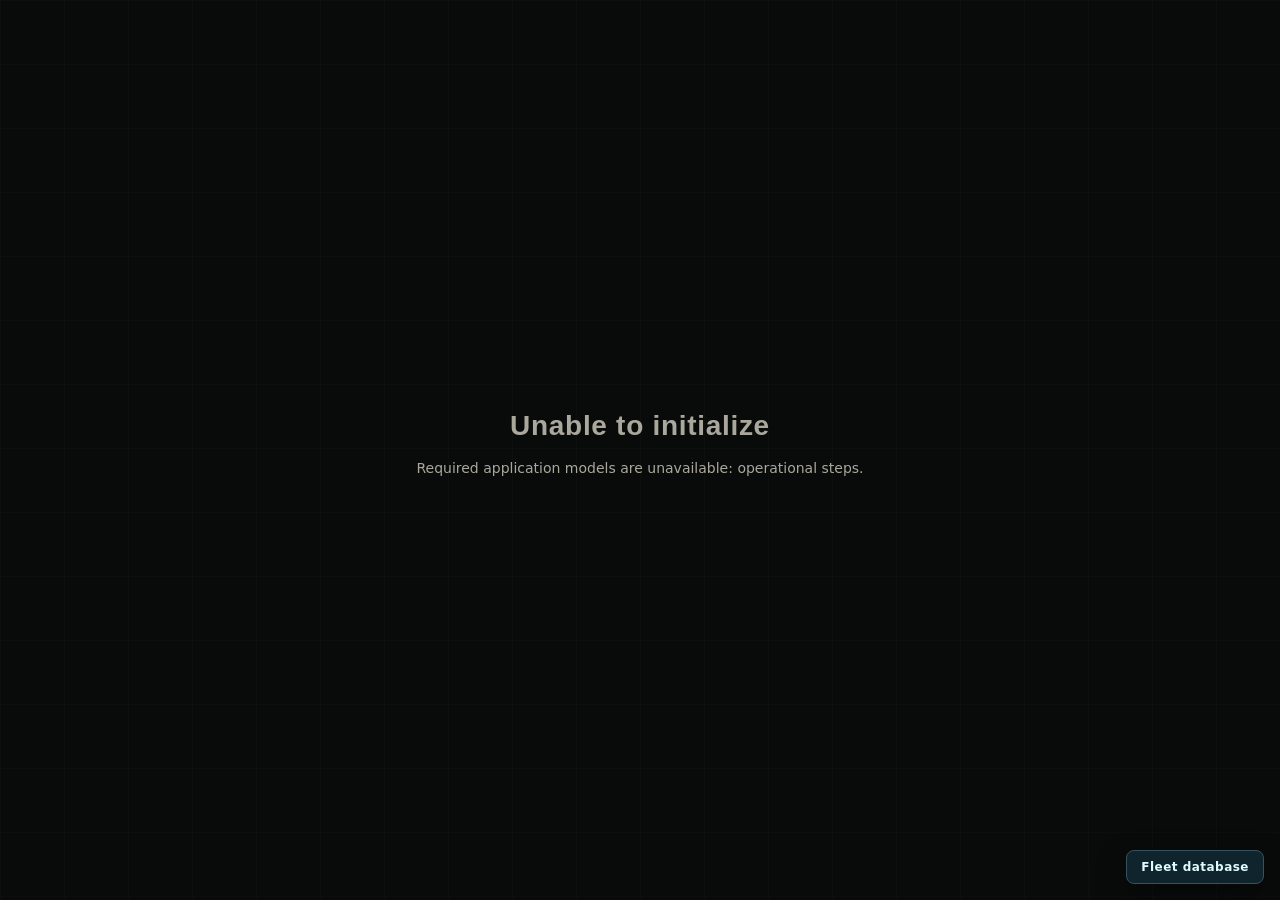
<file: index.html>
<!doctype html>
<html lang="en" data-theme="industrial">
<head>
  <meta charset="utf-8">
  <meta name="viewport" content="width=device-width, initial-scale=1">
  <meta name="color-scheme" content="dark">
  <meta name="theme-color" content="#0b0d0d">
  <meta name="sc-companion-ui" content="rebuild">
  <title>SC Companion — Hauling Operations</title>
  <link rel="icon" href="companion-mark.svg" type="image/svg+xml">
  <link rel="stylesheet" href="ui/app.css?v=15">
  <style>
    .fleet-db-launch{position:fixed;right:16px;bottom:16px;z-index:1000;padding:10px 14px;border:1px solid #36535d;border-radius:8px;background:#10242d;color:#dffcff;text-decoration:none;font:700 12px/1 system-ui;letter-spacing:.04em;box-shadow:0 12px 30px rgba(0,0,0,.35)}
    .fleet-db-launch:hover{border-color:#5ee7f0;color:#5ee7f0}
  </style>
</head>
<body>
  <div id="app" aria-live="polite">
    <div class="boot-screen">
      <img src="companion-mark.svg" alt="">
      <p>Initializing cargo systems…</p>
    </div>
  </div>
  <a class="fleet-db-launch" href="fleet-wiki.html">Fleet database</a>

  <script src="locations.js"></script>
  <script src="location-field-registry.js"></script>
  <script src="location-profiles.js"></script>
  <script src="location-field-profiles.js"></script>
  <script src="arrival-estimates.js"></script>
  <script src="missions.js"></script>
  <script src="mission-text.js"></script>
  <script src="mission-validation.js"></script>
  <script src="route-planner.js"></script>
  <script src="ship-catalog.js"></script>
  <script src="cargo-planner.js"></script>
  <script src="session-store.js"></script>
  <script src="starmap-data.js"></script>
  <script src="app.js?v=10"></script>
</body>
</html>
</file>
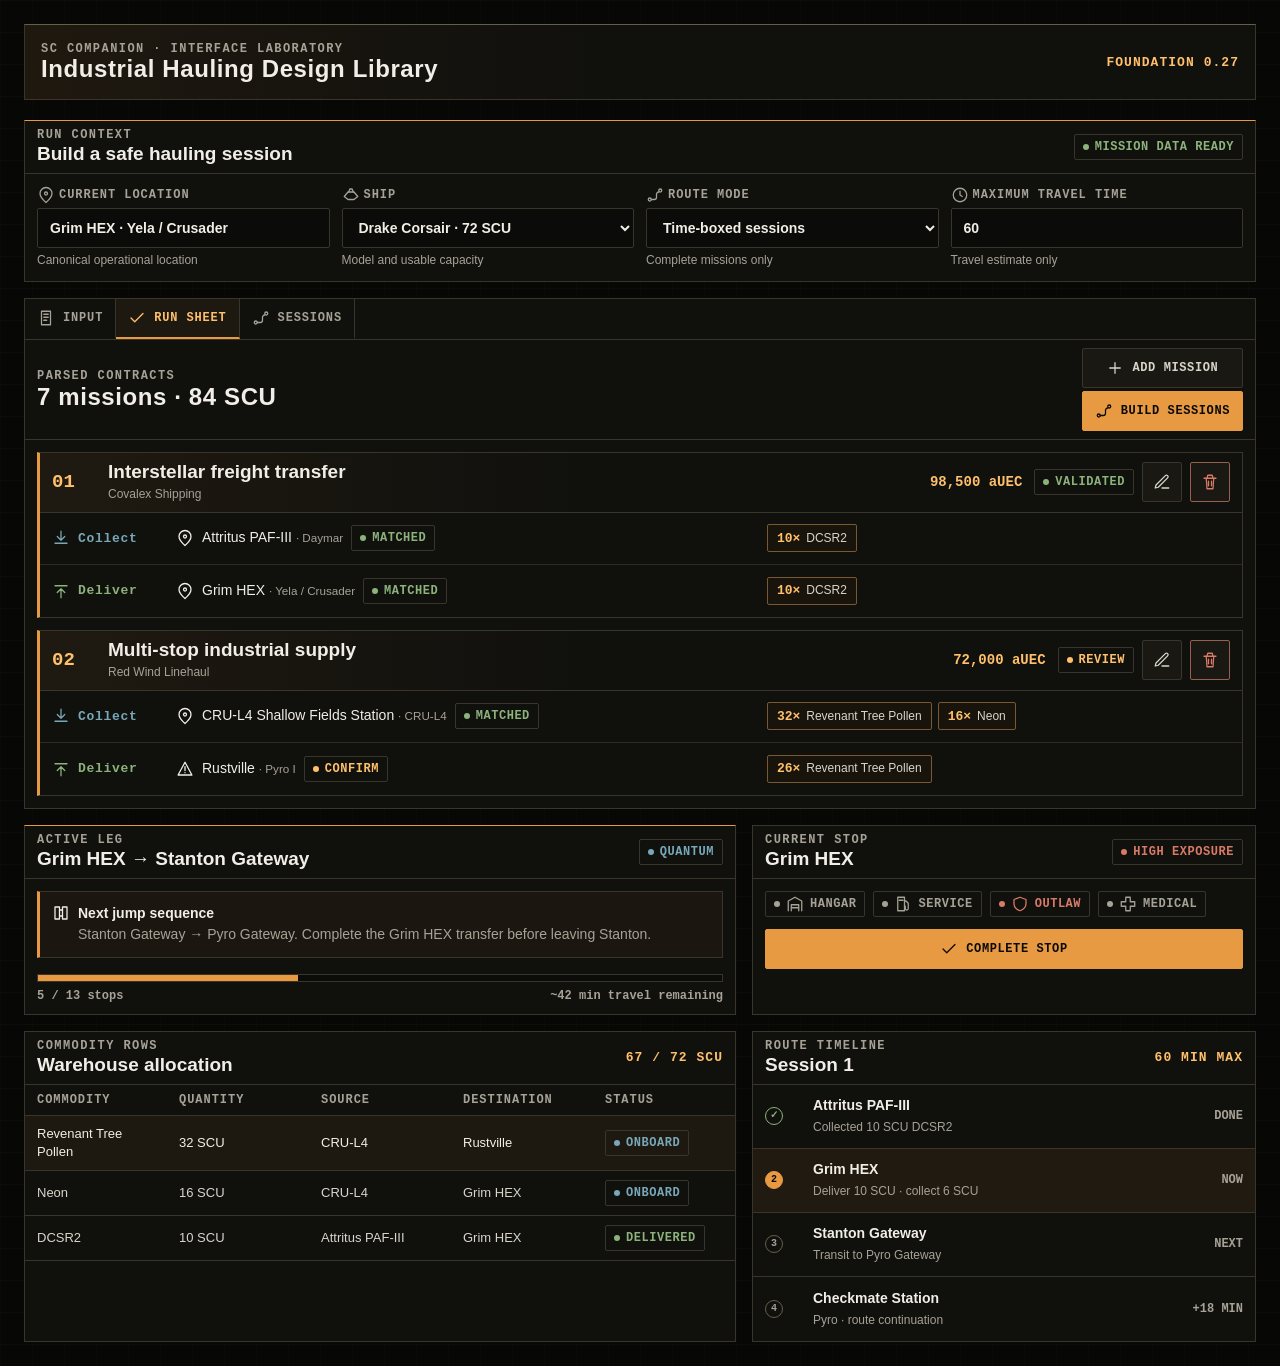
<file: design-library.html>
<!doctype html>
<html lang="en">
<head>
  <meta charset="utf-8">
  <meta name="viewport" content="width=device-width, initial-scale=1">
  <meta name="color-scheme" content="dark">
  <title>SC Companion Design Library v0.27</title>
  <link rel="stylesheet" href="./design-library-v027.css">
</head>
<body class="scx-lab">
  <main class="scx-page">
    <header class="scx-masthead">
      <div class="scx-brand">
        <span class="scx-eyebrow">SC Companion · Interface Laboratory</span>
        <strong>Industrial Hauling Design Library</strong>
      </div>
      <span class="scx-build">FOUNDATION 0.27</span>
    </header>

    <div class="scx-grid">
      <section class="scx-panel scx-panel--primary scx-span-12">
        <header class="scx-panel-header">
          <div><span class="scx-label">Run context</span><strong>Build a safe hauling session</strong></div>
          <span class="scx-status scx-status--ready">Mission data ready</span>
        </header>
        <div class="scx-panel-body">
          <div class="scx-fields">
            <label class="scx-field"><span><i data-icon="pin"></i>Current location</span><input value="Grim HEX · Yela / Crusader"><small>Canonical operational location</small></label>
            <label class="scx-field"><span><i data-icon="ship"></i>Ship</span><select><option>Drake Corsair · 72 SCU</option></select><small>Model and usable capacity</small></label>
            <label class="scx-field"><span><i data-icon="route"></i>Route mode</span><select><option>Time-boxed sessions</option></select><small>Complete missions only</small></label>
            <label class="scx-field"><span><i data-icon="clock"></i>Maximum travel time</span><input type="number" value="60"><small>Travel estimate only</small></label>
          </div>
        </div>
      </section>

      <section class="scx-panel scx-span-12">
        <div class="scx-tabs" role="tablist" aria-label="Mission workflow">
          <button class="scx-tab" role="tab" aria-selected="false"><i data-icon="missions"></i>Input</button>
          <button class="scx-tab" role="tab" aria-selected="true"><i data-icon="check"></i>Run sheet</button>
          <button class="scx-tab" role="tab" aria-selected="false"><i data-icon="route"></i>Sessions</button>
        </div>
        <header class="scx-section-title">
          <div><span class="scx-label">Parsed contracts</span><strong>7 missions · 84 SCU</strong></div>
          <div class="scx-toolbar">
            <button class="scx-button"><i data-icon="plus"></i>Add mission</button>
            <button class="scx-button scx-button--primary"><i data-icon="route"></i>Build sessions</button>
          </div>
        </header>
        <div class="scx-panel-body">
          <div class="scx-mission-list">
            <article class="scx-mission-card">
              <header class="scx-mission-card__header">
                <span class="scx-sequence">01</span>
                <div class="scx-mission-title"><strong>Interstellar freight transfer</strong><small>Covalex Shipping</small></div>
                <span class="scx-payout">98,500 aUEC</span>
                <div class="scx-toolbar">
                  <span class="scx-status scx-status--ready">Validated</span>
                  <button class="scx-icon-button" aria-label="Edit mission" title="Edit mission"><i data-icon="edit"></i></button>
                  <button class="scx-icon-button scx-button--danger" aria-label="Remove mission" title="Remove mission"><i data-icon="trash"></i></button>
                </div>
              </header>
              <div class="scx-objective-row">
                <span class="scx-action scx-action--pickup"><i data-icon="load"></i>Collect</span>
                <div class="scx-location"><i data-icon="pin"></i><span>Attritus PAF-III <small>· Daymar</small></span><span class="scx-status scx-status--ready">Matched</span></div>
                <div class="scx-cargo-chips"><span class="scx-cargo-chip"><b>10×</b> DCSR2</span></div>
              </div>
              <div class="scx-objective-row">
                <span class="scx-action scx-action--delivery"><i data-icon="unload"></i>Deliver</span>
                <div class="scx-location"><i data-icon="pin"></i><span>Grim HEX <small>· Yela / Crusader</small></span><span class="scx-status scx-status--ready">Matched</span></div>
                <div class="scx-cargo-chips"><span class="scx-cargo-chip"><b>10×</b> DCSR2</span></div>
              </div>
            </article>

            <article class="scx-mission-card">
              <header class="scx-mission-card__header">
                <span class="scx-sequence">02</span>
                <div class="scx-mission-title"><strong>Multi-stop industrial supply</strong><small>Red Wind Linehaul</small></div>
                <span class="scx-payout">72,000 aUEC</span>
                <div class="scx-toolbar">
                  <span class="scx-status scx-status--warning">Review</span>
                  <button class="scx-icon-button" aria-label="Edit mission" title="Edit mission"><i data-icon="edit"></i></button>
                  <button class="scx-icon-button scx-button--danger" aria-label="Remove mission" title="Remove mission"><i data-icon="trash"></i></button>
                </div>
              </header>
              <div class="scx-objective-row">
                <span class="scx-action scx-action--pickup"><i data-icon="load"></i>Collect</span>
                <div class="scx-location"><i data-icon="pin"></i><span>CRU-L4 Shallow Fields Station <small>· CRU-L4</small></span><span class="scx-status scx-status--ready">Matched</span></div>
                <div class="scx-cargo-chips"><span class="scx-cargo-chip"><b>32×</b> Revenant Tree Pollen</span><span class="scx-cargo-chip"><b>16×</b> Neon</span></div>
              </div>
              <div class="scx-objective-row">
                <span class="scx-action scx-action--delivery"><i data-icon="unload"></i>Deliver</span>
                <div class="scx-location"><i data-icon="warning"></i><span>Rustville <small>· Pyro I</small></span><span class="scx-status scx-status--warning">Confirm</span></div>
                <div class="scx-cargo-chips"><span class="scx-cargo-chip"><b>26×</b> Revenant Tree Pollen</span></div>
              </div>
            </article>
          </div>
        </div>
      </section>

      <section class="scx-panel scx-panel--primary scx-span-7">
        <header class="scx-panel-header">
          <div><span class="scx-label">Active leg</span><strong>Grim HEX → Stanton Gateway</strong></div>
          <span class="scx-status scx-status--pickup">Quantum</span>
        </header>
        <div class="scx-panel-body">
          <div class="scx-callout">
            <i data-icon="gateway"></i>
            <div><strong>Next jump sequence</strong><p>Stanton Gateway → Pyro Gateway. Complete the Grim HEX transfer before leaving Stanton.</p></div>
          </div>
          <div style="height:16px"></div>
          <div class="scx-meter" aria-label="Session route progress"><span style="width:38%"></span></div>
          <div style="display:flex;justify-content:space-between;margin-top:8px;color:var(--scx-content-muted);font:700 var(--scx-type-2xs)/1 var(--scx-font-data)"><span>5 / 13 stops</span><span>~42 min travel remaining</span></div>
        </div>
      </section>

      <section class="scx-panel scx-span-5">
        <header class="scx-panel-header">
          <div><span class="scx-label">Current stop</span><strong>Grim HEX</strong></div>
          <span class="scx-status scx-status--danger">High exposure</span>
        </header>
        <div class="scx-panel-body">
          <div class="scx-toolbar" style="margin-bottom:12px">
            <span class="scx-status"><i data-icon="hangar"></i>Hangar</span>
            <span class="scx-status"><i data-icon="fuel"></i>Service</span>
            <span class="scx-status scx-status--danger"><i data-icon="shield"></i>Outlaw</span>
            <span class="scx-status"><i data-icon="medical"></i>Medical</span>
          </div>
          <button class="scx-button scx-button--primary" style="width:100%"><i data-icon="check"></i>Complete stop</button>
        </div>
      </section>

      <section class="scx-panel scx-span-7">
        <header class="scx-panel-header"><div><span class="scx-label">Commodity rows</span><strong>Warehouse allocation</strong></div><span class="scx-build">67 / 72 SCU</span></header>
        <div class="scx-table-scroll">
          <table class="scx-data-table">
            <thead><tr><th>Commodity</th><th>Quantity</th><th>Source</th><th>Destination</th><th>Status</th></tr></thead>
            <tbody>
              <tr aria-selected="true"><td>Revenant Tree Pollen</td><td>32 SCU</td><td>CRU-L4</td><td>Rustville</td><td><span class="scx-status scx-status--pickup">Onboard</span></td></tr>
              <tr><td>Neon</td><td>16 SCU</td><td>CRU-L4</td><td>Grim HEX</td><td><span class="scx-status scx-status--pickup">Onboard</span></td></tr>
              <tr><td>DCSR2</td><td>10 SCU</td><td>Attritus PAF-III</td><td>Grim HEX</td><td><span class="scx-status scx-status--ready">Delivered</span></td></tr>
            </tbody>
          </table>
        </div>
      </section>

      <section class="scx-panel scx-span-5">
        <header class="scx-panel-header"><div><span class="scx-label">Route timeline</span><strong>Session 1</strong></div><span class="scx-build">60 MIN MAX</span></header>
        <div class="scx-route-timeline">
          <div class="scx-route-step is-complete"><span class="scx-route-step__node">✓</span><div class="scx-route-step__copy"><strong>Attritus PAF-III</strong><small>Collected 10 SCU DCSR2</small></div><span class="scx-route-step__meta">DONE</span></div>
          <div class="scx-route-step is-current"><span class="scx-route-step__node">2</span><div class="scx-route-step__copy"><strong>Grim HEX</strong><small>Deliver 10 SCU · collect 6 SCU</small></div><span class="scx-route-step__meta">NOW</span></div>
          <div class="scx-route-step"><span class="scx-route-step__node">3</span><div class="scx-route-step__copy"><strong>Stanton Gateway</strong><small>Transit to Pyro Gateway</small></div><span class="scx-route-step__meta">NEXT</span></div>
          <div class="scx-route-step"><span class="scx-route-step__node">4</span><div class="scx-route-step__copy"><strong>Checkmate Station</strong><small>Pyro · route continuation</small></div><span class="scx-route-step__meta">+18 MIN</span></div>
        </div>
      </section>
    </div>
  </main>

  <script src="./mfd-icons.js"></script>
  <script>
    document.querySelectorAll('[data-icon]').forEach((host) => {
      host.outerHTML = window.SCCompanionMfdIcons.render(host.dataset.icon, 'scx-icon');
    });
  </script>
</body>
</html>
</file>
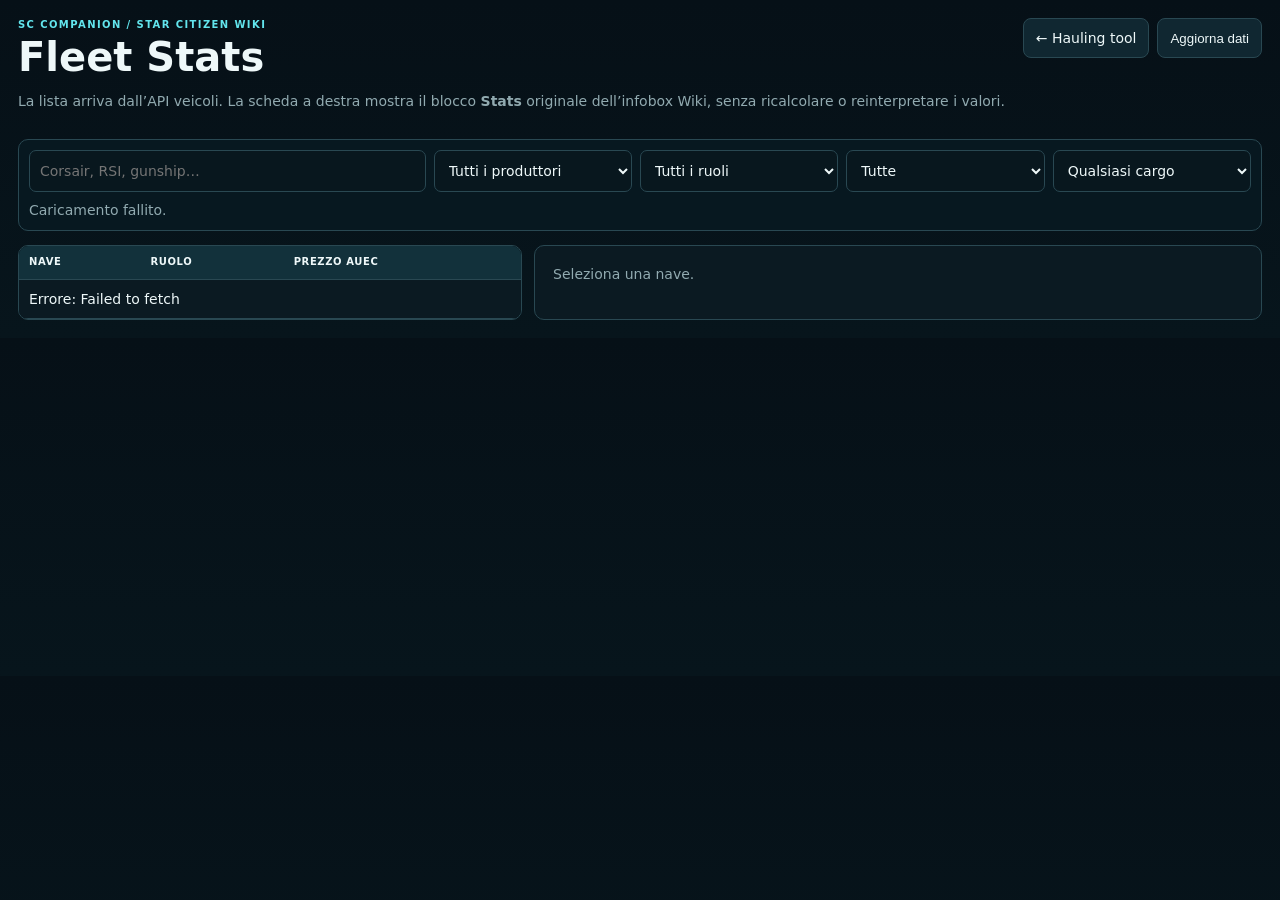
<file: fleet-wiki.html>
<!doctype html>
<html lang="it">
<head>
  <meta charset="utf-8">
  <meta name="viewport" content="width=device-width,initial-scale=1">
  <meta name="color-scheme" content="dark">
  <title>SC Companion — Wiki Fleet Stats</title>
  <style>
    :root{color-scheme:dark;--bg:#061017;--panel:#0b1a22;--panel2:#102731;--line:#294852;--text:#eef8f9;--muted:#91aab0;--cyan:#62e5ed}
    *{box-sizing:border-box}body{margin:0;background:linear-gradient(180deg,#061017,#07151c);color:var(--text);font:14px/1.45 system-ui,-apple-system,"Segoe UI",sans-serif}
    .shell{max-width:1840px;margin:auto;padding:18px}.top{display:flex;justify-content:space-between;gap:16px;align-items:flex-start}.eyebrow{color:var(--cyan);font-size:10px;font-weight:900;letter-spacing:.14em;text-transform:uppercase}h1{margin:4px 0;font-size:40px;line-height:1}.muted{color:var(--muted)}
    .actions{display:flex;gap:8px;flex-wrap:wrap}.btn{border:1px solid var(--line);background:var(--panel2);color:var(--text);padding:9px 12px;border-radius:8px;text-decoration:none;cursor:pointer}.btn:hover{border-color:var(--cyan)}
    .filters{display:grid;grid-template-columns:2fr repeat(4,minmax(150px,1fr));gap:8px;margin:14px 0;padding:10px;border:1px solid var(--line);border-radius:10px;background:#071820}
    input,select{width:100%;background:#08171e;color:var(--text);border:1px solid var(--line);padding:10px;border-radius:7px;font:inherit}.summary{grid-column:1/-1;color:var(--muted)}
    .layout{display:grid;grid-template-columns:minmax(500px,.9fr) minmax(650px,1.3fr);gap:12px}.panel{background:var(--panel);border:1px solid var(--line);border-radius:10px;overflow:hidden}
    .list{max-height:calc(100vh - 220px);overflow:auto}table{width:100%;border-collapse:collapse;min-width:720px}th,td{padding:9px 10px;border-bottom:1px solid var(--line);text-align:left;white-space:nowrap}th{position:sticky;top:0;z-index:1;background:#12313b;font-size:10px;text-transform:uppercase;letter-spacing:.06em}tr[data-id]{cursor:pointer}tr[data-id]:hover,tr.selected{background:#12313b}.name{font-weight:800}.sub{display:block;color:var(--muted);font-size:11px}
    .detail{position:sticky;top:12px;max-height:calc(100vh - 24px);overflow:auto}.detail-head{padding:14px;border-bottom:1px solid var(--line)}.detail-head h2{margin:2px 0;font-size:28px}.badges{display:flex;gap:6px;flex-wrap:wrap;margin-top:7px}.badge{border:1px solid var(--line);border-radius:999px;padding:3px 8px;font-size:11px}.badge.now{border-color:#2d8f66;color:#8ce3b5}.wiki-link{display:inline-block;margin-top:8px;color:#9ec8ff}
    .status{padding:18px;color:var(--muted)}iframe{display:block;width:100%;min-height:760px;border:0;background:#101416}.note{padding:10px 14px;border-top:1px solid var(--line);color:var(--muted);font-size:12px}
    @media(max-width:1100px){.layout{grid-template-columns:1fr}.detail{position:relative;top:auto;max-height:none}.list{max-height:520px}}@media(max-width:760px){.shell{padding:10px}.top{display:block}.actions{margin-top:10px}.filters{grid-template-columns:1fr 1fr}.filters input{grid-column:1/-1}h1{font-size:32px}}
  </style>
</head>
<body>
<div class="shell">
  <header class="top">
    <div>
      <div class="eyebrow">SC Companion / Star Citizen Wiki</div>
      <h1>Fleet Stats</h1>
      <p class="muted">La lista arriva dall’API veicoli. La scheda a destra mostra il blocco <b>Stats</b> originale dell’infobox Wiki, senza ricalcolare o reinterpretare i valori.</p>
    </div>
    <div class="actions">
      <a class="btn" href="./">← Hauling tool</a>
      <button class="btn" id="refresh">Aggiorna dati</button>
    </div>
  </header>

  <section class="filters">
    <input id="q" placeholder="Corsair, RSI, gunship…">
    <select id="maker"><option value="">Tutti i produttori</option></select>
    <select id="role"><option value="">Tutti i ruoli</option></select>
    <select id="sale"><option value="all">Tutte</option><option value="now">Acquistabili ora</option><option value="last">Ultimo prezzo noto</option></select>
    <select id="cargo"><option value="0">Qualsiasi cargo</option><option value="24">24+ SCU</option><option value="72">72+ SCU</option><option value="100">100+ SCU</option></select>
    <div class="summary" id="summary">Caricamento…</div>
  </section>

  <div class="layout">
    <section class="panel list">
      <table>
        <thead><tr><th>Nave</th><th>Ruolo</th><th>Prezzo aUEC</th><th>SCU</th><th>Size</th></tr></thead>
        <tbody id="rows"><tr><td colspan="5">Caricamento…</td></tr></tbody>
      </table>
    </section>
    <aside class="panel detail" id="detail"><div class="status">Seleziona una nave.</div></aside>
  </div>
</div>
<script src="fleet-wiki-render.js?v=1"></script>
<script src="fleet-wiki.js?v=3"></script>
</body>
</html>
</file>
<file: ui/app.css>
:root {
  --bg: #090b0b;
  --surface: #111414;
  --surface-2: #181b1a;
  --surface-3: #202321;
  --line: #343836;
  --line-soft: #252927;
  --text: #eee9dd;
  --muted: #aaa79d;
  --dim: #747872;
  --amber: #e5a22a;
  --amber-soft: #6f521f;
  --cyan: #64b8c2;
  --green: #73b875;
  --red: #dc695c;
  --sand: #c4b38f;
  --radius: 3px;
  --nav-width: 228px;
  font-family: Inter, "Segoe UI", system-ui, sans-serif;
  color: var(--text);
  background: var(--bg);
  font-size: 14px;
}

* { box-sizing: border-box; }
html, body, #app { min-height: 100%; margin: 0; }
body {
  min-width: 320px;
  background:
    linear-gradient(90deg, rgba(255,255,255,.015) 1px, transparent 1px) 0 0 / 64px 64px,
    linear-gradient(rgba(255,255,255,.012) 1px, transparent 1px) 0 0 / 64px 64px,
    var(--bg);
}
button, input, textarea, select { font: inherit; }
button { color: inherit; }
button:focus-visible, input:focus-visible, textarea:focus-visible, select:focus-visible {
  outline: 2px solid var(--amber);
  outline-offset: 2px;
}
button, [role="button"] { min-height: 42px; }
h1, h2, h3, p { margin-top: 0; }
h1, h2, h3, .display { font-family: "Bahnschrift Condensed", "Arial Narrow", sans-serif; letter-spacing: .025em; }
.mono, .eyebrow, .metric-label, .tag, th { font-family: "Cascadia Mono", Consolas, monospace; }
.eyebrow {
  color: var(--dim);
  font-size: 11px;
  font-weight: 600;
  letter-spacing: .12em;
  text-transform: uppercase;
}
.muted { color: var(--muted); }
.danger { color: var(--red); }
.success { color: var(--green); }
.nav-info { color: var(--cyan); }
.hidden, [hidden] { display: none !important; }

.boot-screen, .fatal-error {
  min-height: 100vh;
  display: grid;
  place-content: center;
  text-align: center;
  color: var(--muted);
}
.boot-screen img { width: 52px; margin: 0 auto 16px; opacity: .8; }

.app-shell {
  min-height: 100vh;
  display: grid;
  grid-template-columns: var(--nav-width) minmax(0, 1fr);
}
.side-rail {
  position: fixed;
  inset: 0 auto 0 0;
  z-index: 30;
  width: var(--nav-width);
  display: flex;
  flex-direction: column;
  border-right: 1px solid var(--line);
  background: #0d0f0f;
}
.brand {
  min-height: 104px;
  display: grid;
  grid-template-columns: 42px 1fr;
  gap: 12px;
  align-items: center;
  padding: 18px;
  border-bottom: 1px solid var(--line);
}
.brand img { width: 38px; filter: sepia(1) saturate(.6); }
.brand strong { display: block; font-family: "Bahnschrift Condensed", "Arial Narrow", sans-serif; font-size: 20px; text-transform: uppercase; }
.brand small { color: var(--dim); font: 11px "Cascadia Mono", Consolas, monospace; text-transform: uppercase; }
.primary-nav { display: grid; gap: 4px; padding: 14px 10px; }
.nav-button {
  border: 0;
  border-left: 3px solid transparent;
  background: transparent;
  text-align: left;
  padding: 10px 12px;
  display: grid;
  grid-template-columns: 30px 1fr auto;
  align-items: center;
  gap: 6px;
  color: var(--muted);
  cursor: pointer;
}
.nav-button:hover { color: var(--text); background: #171a19; }
.nav-button[aria-current="page"] {
  border-left-color: var(--amber);
  color: var(--text);
  background: linear-gradient(90deg, rgba(229,162,42,.14), transparent 80%);
}
.nav-index { color: var(--dim); font: 11px "Cascadia Mono", Consolas, monospace; }
.nav-button[aria-current="page"] .nav-index { color: var(--amber); }
.nav-label { font-weight: 600; }
.nav-count { min-width: 22px; color: var(--dim); font: 11px "Cascadia Mono", Consolas, monospace; text-align: right; }
.rail-footer { margin-top: auto; padding: 16px 18px; border-top: 1px solid var(--line-soft); color: var(--dim); font: 11px/1.6 "Cascadia Mono", Consolas, monospace; }

.app-stage { grid-column: 2; min-width: 0; }
.topbar {
  height: 64px;
  position: sticky;
  top: 0;
  z-index: 20;
  display: flex;
  align-items: center;
  justify-content: space-between;
  gap: 16px;
  padding: 0 24px;
  border-bottom: 1px solid var(--line);
  background: rgba(11,13,13,.96);
  backdrop-filter: blur(12px);
}
.topbar-title { display: flex; align-items: baseline; gap: 12px; min-width: 0; }
.topbar-title strong { font: 600 18px "Bahnschrift Condensed", "Arial Narrow", sans-serif; text-transform: uppercase; white-space: nowrap; }
.workflow-trail { color: var(--dim); font: 11px "Cascadia Mono", Consolas, monospace; overflow: hidden; text-overflow: ellipsis; white-space: nowrap; }
.session-status { display: flex; align-items: center; gap: 10px; color: var(--muted); min-width: 0; }
.status-dot { width: 7px; height: 7px; border-radius: 50%; background: var(--dim); }
.status-dot.is-active { background: var(--green); box-shadow: 0 0 0 4px rgba(115,184,117,.12); }
.mobile-menu { display: none; border: 1px solid var(--line); background: var(--surface); }

.workspace { min-height: calc(100vh - 64px); padding: 22px 24px 92px; }
.workspace-header {
  display: flex;
  justify-content: space-between;
  align-items: flex-end;
  gap: 24px;
  margin-bottom: 20px;
}
.workspace-header h1 { margin: 3px 0 0; font-size: clamp(28px, 3vw, 42px); line-height: .95; text-transform: uppercase; }
.workspace-header p { max-width: 620px; margin: 6px 0 0; color: var(--muted); }
.header-actions { display: flex; gap: 8px; }

.panel {
  border: 1px solid var(--line);
  background: var(--surface);
  min-width: 0;
}
.panel-heading {
  min-height: 48px;
  display: flex;
  align-items: center;
  justify-content: space-between;
  gap: 16px;
  padding: 10px 14px;
  border-bottom: 1px solid var(--line);
  background: #141716;
}
.panel-heading strong { font-family: "Bahnschrift Condensed", "Arial Narrow", sans-serif; font-size: 17px; text-transform: uppercase; }
.panel-body { padding: 16px; }
.button {
  min-height: 44px;
  border: 1px solid var(--line);
  border-radius: var(--radius);
  padding: 0 16px;
  background: var(--surface-2);
  font-weight: 600;
  cursor: pointer;
}
.button:hover:not(:disabled) { border-color: var(--sand); background: var(--surface-3); }
.button:disabled { opacity: .38; cursor: not-allowed; }
.button-primary { border-color: #bc7c16; background: var(--amber); color: #17130b; }
.button-primary:hover:not(:disabled) { background: #f0b343; border-color: #f0b343; }
.button-danger { color: var(--red); }
.icon-button { width: 44px; padding: 0; }
.tag {
  display: inline-flex;
  align-items: center;
  min-height: 25px;
  padding: 3px 8px;
  border: 1px solid var(--line);
  color: var(--muted);
  font-size: 11px;
  letter-spacing: .06em;
  text-transform: uppercase;
}
.tag-ready { border-color: #345a39; color: var(--green); }
.tag-blocked { border-color: #723a35; color: var(--red); }
.tag-active { border-color: var(--amber-soft); color: var(--amber); }

label { display: grid; gap: 7px; color: var(--muted); font-size: 12px; font-weight: 600; }
input, textarea, select {
  width: 100%;
  min-height: 44px;
  border: 1px solid var(--line);
  border-radius: 0;
  padding: 10px 12px;
  color: var(--text);
  background: #0c0f0e;
}
textarea { resize: vertical; line-height: 1.5; }
input::placeholder, textarea::placeholder { color: #696d68; }
.form-row { display: grid; grid-template-columns: repeat(2, minmax(0, 1fr)); gap: 12px; }

.workflow-stepper {
  display: grid;
  grid-template-columns: repeat(3, 1fr);
  margin-bottom: 18px;
  border: 1px solid var(--line);
}
.workflow-step {
  min-height: 54px;
  border: 0;
  border-right: 1px solid var(--line);
  padding: 8px 14px;
  background: #0f1211;
  color: var(--dim);
  text-align: left;
}
.workflow-step:last-child { border-right: 0; }
.workflow-step[aria-current="step"] { box-shadow: inset 0 -3px var(--amber); color: var(--text); background: var(--surface-2); }
.workflow-step b { display: block; font-family: "Bahnschrift Condensed", "Arial Narrow", sans-serif; font-size: 16px; text-transform: uppercase; }
.workflow-step span { font: 11px "Cascadia Mono", Consolas, monospace; }

.source-switcher { display: flex; gap: 4px; margin-bottom: 16px; }
.source-tab { border: 1px solid var(--line); padding: 0 14px; background: #0d100f; color: var(--muted); cursor: pointer; }
.source-tab[aria-selected="true"] { border-color: var(--amber-soft); color: var(--amber); background: rgba(229,162,42,.07); }
.acquire-layout { display: grid; grid-template-columns: minmax(0, 1.55fr) minmax(280px, .65fr); gap: 16px; }
.contract-text { min-height: 365px; font: 13px/1.65 "Cascadia Mono", Consolas, monospace; }
.acquire-guide { border-left: 3px solid var(--amber-soft); padding: 14px 16px; background: #0d100f; }
.acquire-guide code { color: var(--sand); }
.drop-zone {
  min-height: 330px;
  display: grid;
  place-content: center;
  gap: 12px;
  border: 1px dashed #525754;
  text-align: center;
  background: #0d100f;
}
.drop-zone strong { font: 24px "Bahnschrift Condensed", "Arial Narrow", sans-serif; text-transform: uppercase; }
.file-preview { max-width: 100%; max-height: 220px; margin: auto; object-fit: contain; }
.contract-footer { display: flex; justify-content: space-between; align-items: center; gap: 16px; margin-top: 14px; }
.inline-message { min-height: 20px; color: var(--muted); }
.inline-message.is-error { color: var(--red); }
.inline-message.is-success { color: var(--green); }

.review-layout { display: grid; grid-template-columns: 330px minmax(0, 1fr); gap: 16px; }
.review-summary { display: grid; grid-template-columns: repeat(3, 1fr); gap: 1px; margin-bottom: 14px; background: var(--line); border: 1px solid var(--line); }
.review-summary div { padding: 12px; background: var(--surface); }
.review-summary strong { display: block; font-size: 21px; }
.review-summary span { color: var(--dim); font: 11px "Cascadia Mono", Consolas, monospace; text-transform: uppercase; }
.mission-index { display: grid; gap: 4px; padding: 8px; }
.mission-index-button {
  border: 1px solid transparent;
  padding: 11px;
  background: transparent;
  text-align: left;
  cursor: pointer;
}
.mission-index-button.is-selected { border-color: var(--line); background: var(--surface-2); }
.mission-index-button strong, .mission-index-button span { display: block; }
.mission-index-button span { margin-top: 5px; color: var(--dim); font-size: 11px; }
.mission-editor-grid { display: grid; gap: 10px; }
.objective-row { display: grid; grid-template-columns: 100px minmax(150px, 1.2fr) minmax(150px, 1fr) 44px; gap: 8px; align-items: end; padding: 10px; border: 1px solid var(--line-soft); background: #0e1110; }
.issue-list { display: grid; gap: 7px; margin: 0 0 14px; padding: 0; list-style: none; }
.issue-list li { padding: 9px 11px; border-left: 3px solid var(--red); background: rgba(220,105,92,.07); color: #e3b0aa; }

.configure-layout { max-width: 860px; margin: 0 auto; }
.configure-grid { display: grid; grid-template-columns: 1.4fr 1fr; gap: 14px; }
.mode-picker { display: grid; grid-template-columns: 1fr 1fr; gap: 8px; }
.mode-option { min-height: 90px; border: 1px solid var(--line); padding: 13px; background: #0d100f; text-align: left; cursor: pointer; }
.mode-option[aria-pressed="true"] { border-color: var(--amber); background: rgba(229,162,42,.08); }
.mode-option strong, .mode-option span { display: block; }
.mode-option span { margin-top: 6px; color: var(--muted); font-size: 12px; }
.route-preference { margin-top: 20px; padding-top: 18px; border-top: 1px solid var(--line-soft); }
.preference-heading, .candidate-heading, .custom-strategy-head, .context-heading {
  display: flex; align-items: flex-start; justify-content: space-between; gap: 16px;
}
.preference-heading p, .custom-strategy-head p { margin-bottom: 4px; color: var(--muted); }
.strategy-grid { display: grid; grid-template-columns: repeat(2, minmax(0, 1fr)); gap: 7px; margin-top: 10px; }
.strategy-option {
  min-height: 76px; display: grid; grid-template-columns: 28px minmax(0, 1fr) auto; gap: 9px; align-items: start;
  padding: 10px; border: 1px solid var(--line); background: #0d100f; text-align: left; cursor: pointer;
}
.strategy-option[aria-pressed="true"] { border-color: var(--amber); background: rgba(229,162,42,.08); box-shadow: inset 3px 0 var(--amber); }
.strategy-option:disabled { cursor: not-allowed; opacity: .45; }
.strategy-icon { color: var(--amber); font: 20px/1 "Cascadia Mono", Consolas, monospace; }
.strategy-option strong, .strategy-option small, .strategy-option em { display: block; }
.strategy-option small { margin-top: 3px; color: var(--muted); font-size: 11px; line-height: 1.35; }
.strategy-option em { margin-top: 5px; color: var(--dim); font: normal 11px "Cascadia Mono", Consolas, monospace; text-transform: uppercase; }
.strategy-option .tag { font-size: 11px; }
.coverage-note { margin: 10px 0 0; color: var(--muted); font-size: 11px; }
.custom-strategy { margin-top: 12px; padding: 14px; border: 1px solid var(--line); background: #0d100f; }
.weight-grid { display: grid; grid-template-columns: repeat(2, minmax(0, 1fr)); gap: 10px 16px; margin-top: 12px; }
.weight-control { display: grid; grid-template-columns: 1fr 36px; gap: 4px 10px; }
.weight-control span strong, .weight-control span small { display: block; }
.weight-control span small { color: var(--muted); font-size: 11px; }
.weight-control output { color: var(--amber); font: 600 12px "Cascadia Mono", Consolas, monospace; text-align: right; }
.weight-control input { grid-column: 1 / -1; width: 100%; accent-color: var(--amber); }
.plan-readiness { margin-top: 22px; padding-top: 14px; border-top: 1px solid var(--line-soft); }
.plan-readiness dl { margin: 8px 0 0; }
.plan-readiness dl div { display: flex; justify-content: space-between; gap: 14px; padding: 6px 0; border-bottom: 1px solid var(--line-soft); }
.plan-readiness dt { color: var(--muted); }
.plan-readiness dd { margin: 0; text-align: right; }
.verified-list { margin: 0; padding: 0; list-style: none; }
.verified-list li { display: flex; justify-content: space-between; gap: 12px; padding: 9px 0; border-bottom: 1px solid var(--line-soft); }

.session-table-wrap { overflow-x: auto; border: 1px solid var(--line); }
.session-table { width: 100%; border-collapse: collapse; min-width: 820px; }
.session-table th { padding: 10px 12px; color: var(--dim); font-size: 11px; text-align: left; background: #0e1110; border-bottom: 1px solid var(--line); }
.session-table td { padding: 13px 12px; border-bottom: 1px solid var(--line-soft); vertical-align: middle; }
.session-table tr { cursor: pointer; }
.session-table tr:hover td { background: #171a19; }
.session-table tr.is-selected td { background: rgba(229,162,42,.07); }
.session-table tr.is-selected td:first-child { box-shadow: inset 3px 0 var(--amber); }
.capacity-bar { width: 120px; height: 5px; margin-top: 6px; background: #303431; }
.capacity-bar i { display: block; height: 100%; background: var(--green); }
.plan-detail { display: grid; grid-template-columns: minmax(0, 1fr) 320px; gap: 16px; margin-top: 16px; }
.candidate-comparison { margin-top: 16px; padding: 16px; border: 1px solid var(--line); background: var(--surface); }
.candidate-heading h2 { margin: 3px 0 0; font-size: 24px; text-transform: uppercase; }
.candidate-grid { display: grid; grid-template-columns: repeat(3, minmax(0, 1fr)); gap: 8px; margin-top: 12px; }
.candidate-card { min-height: 132px; padding: 13px; border: 1px solid var(--line); background: #0d100f; color: var(--text); text-align: left; cursor: pointer; }
.candidate-card[aria-pressed="true"] { border-color: var(--amber); box-shadow: inset 3px 0 var(--amber); background: rgba(229,162,42,.07); }
.candidate-card > strong { display: block; margin: 7px 0 3px; font: 26px "Bahnschrift Condensed", "Arial Narrow", sans-serif; }
.candidate-card > span:not(.eyebrow), .candidate-card small { display: block; color: var(--muted); font-size: 11px; }
.candidate-card small { margin-top: 9px; line-height: 1.4; }
.route-scorecard { margin-top: 12px; border: 1px solid var(--line); background: var(--surface); }
.scorecard-grid { display: grid; grid-template-columns: repeat(4, minmax(0, 1fr)); gap: 1px; background: var(--line-soft); }
.scorecard-grid > div { min-width: 0; padding: 12px 14px; background: #111413; }
.scorecard-grid span { display: block; color: var(--dim); font: 11px "Cascadia Mono", Consolas, monospace; text-transform: uppercase; }
.scorecard-grid strong { display: block; margin-top: 4px; font-size: 16px; }
.route-order { margin: 0; padding: 0; list-style: none; }
.route-order li { display: grid; grid-template-columns: 28px 1fr auto; gap: 10px; align-items: center; padding: 10px 0; border-bottom: 1px solid var(--line-soft); }
.route-order b { color: var(--amber); font: 11px "Cascadia Mono", Consolas, monospace; }

.mission-bar {
  min-height: 52px;
  display: grid;
  grid-template-columns: minmax(180px, 1.3fr) repeat(3, minmax(100px, .55fr)) auto;
  align-items: stretch;
  border: 1px solid var(--line);
  background: #111413;
}
.mission-bar > div { display: grid; align-content: center; padding: 6px 14px; border-right: 1px solid var(--line-soft); }
.mission-bar strong { white-space: nowrap; overflow: hidden; text-overflow: ellipsis; }
.mission-bar small { color: var(--dim); font: 11px "Cascadia Mono", Consolas, monospace; text-transform: uppercase; }
.live-grid { display: grid; grid-template-columns: minmax(0, 1.15fr) minmax(420px, .9fr); gap: 10px; margin-top: 10px; }
.live-grid.is-cargo-step { grid-template-columns: minmax(0, 1.15fr) minmax(420px, .9fr); }
.command-panel { width: 100%; min-height: 360px; align-self: start; display: flex; flex-direction: column; border-top: 3px solid var(--cyan); }
.command-panel.is-action { border-top-color: var(--amber); }
.command-main { padding: clamp(17px, 2.2vw, 27px); }
.command-kicker { color: var(--cyan); font: 600 11px "Cascadia Mono", Consolas, monospace; letter-spacing: .14em; text-transform: uppercase; }
.command-panel.is-action .command-kicker { color: var(--amber); }
.command-main h1 { max-width: 780px; margin: 5px 0 6px; font-size: clamp(32px, 3vw, 44px); line-height: .9; text-transform: uppercase; overflow-wrap: anywhere; }
.nav-target { color: var(--cyan); font-size: 14px; }
.command-panel .location-status-strip { gap: 4px; margin-top: 9px; }
.command-panel .location-status-item { min-height: 27px; padding: 3px 6px; }
.command-instruction { margin: 9px 0 0; color: var(--muted); }
.step-detail { margin-top: 10px; padding-top: 8px; border-top: 1px solid var(--line-soft); }
.context-heading { align-items: center; margin-bottom: 6px; }
.context-heading > strong { color: var(--cyan); font: 600 11px "Cascadia Mono", Consolas, monospace; letter-spacing: .06em; }
.context-grid { display: grid; grid-template-columns: repeat(3, minmax(0, 1fr)); gap: 1px; background: var(--line-soft); }
.context-grid.compact { grid-template-columns: repeat(4, minmax(0, 1fr)); margin-top: 10px; }
.step-detail-path { display: grid; grid-template-columns: repeat(3, minmax(0, 1fr)); gap: 1px; background: var(--line-soft); }
.step-metrics {
  display: grid;
  grid-template-columns: repeat(4, minmax(0, 1fr));
  gap: 1px;
  margin-top: 6px;
  background: var(--line-soft);
}
.step-metrics > div { min-width: 0; padding: 6px 8px; background: #111413; }
.step-metrics strong, .step-metrics span, .step-metrics small { display: block; }
.step-metrics strong { font-size: 14px; line-height: 1.15; overflow-wrap: anywhere; }
.step-metrics span { margin-top: 2px; color: var(--dim); font: 11px "Cascadia Mono", Consolas, monospace; text-transform: uppercase; }
.step-metrics small { margin-top: 2px; color: var(--muted); font-size: 11px; line-height: 1.2; }
.context-datum { min-width: 0; padding: 6px 8px; background: #111413; }
.context-datum > span { display: block; color: var(--dim); font: 11px "Cascadia Mono", Consolas, monospace; text-transform: uppercase; }
.context-datum > strong, .context-datum > small { display: block; overflow-wrap: anywhere; }
.context-datum > strong { margin-top: 2px; font-size: 13px; line-height: 1.2; }
.context-datum > small { margin-top: 1px; color: var(--muted); font-size: 11px; line-height: 1.25; }
.step-action-list { margin-top: 5px; padding: 5px 8px; border: 1px solid var(--line-soft); background: #0f1211; }
.step-action-heading { display: flex; align-items: baseline; justify-content: space-between; gap: 12px; }
.step-action-heading strong { color: var(--muted); font-size: 12px; }
.cargo-action-groups { display: grid; grid-template-columns: repeat(auto-fit, minmax(min(260px, 100%), 1fr)); gap: 7px; margin-top: 4px; }
.cargo-action-group { min-width: 0; border: 1px solid var(--line-soft); background: #111413; }
.cargo-action-group.is-unload { border-top-color: rgba(229,162,42,.72); }
.cargo-action-group.is-load { border-top-color: rgba(100,184,194,.72); }
.cargo-action-group-heading { display: flex; align-items: baseline; justify-content: space-between; gap: 10px; padding: 4px 7px; border-bottom: 1px solid var(--line-soft); background: #0d100f; }
.cargo-action-group-heading strong { display: inline-flex; align-items: center; gap: 5px; font: 700 11px "Cascadia Mono", Consolas, monospace; letter-spacing: .04em; }
.cargo-action-group-heading span { color: var(--dim); font: 11px "Cascadia Mono", Consolas, monospace; white-space: nowrap; }
.cargo-action-group.is-unload .cargo-action-group-heading strong { color: var(--amber); }
.cargo-action-group.is-load .cargo-action-group-heading strong { color: var(--cyan); }
.cargo-action-group ul { display: grid; gap: 1px; margin: 0; padding: 0; list-style: none; background: var(--line-soft); }
.step-action-list .cargo-action-group ul { grid-template-columns: repeat(auto-fit, minmax(min(210px, 100%), 1fr)); }
.cargo-action-item { min-width: 0; display: grid; gap: 2px; padding: 5px 7px; background: #141716; }
.cargo-action-item.is-unload { box-shadow: inset 2px 0 rgba(229,162,42,.64); }
.cargo-action-item.is-load { box-shadow: inset 2px 0 rgba(100,184,194,.64); }
.cargo-action-primary { min-width: 0; display: flex; align-items: baseline; gap: 7px; }
.cargo-action-primary > strong { min-width: 0; font-size: 13px; line-height: 1.2; overflow-wrap: anywhere; }
.cargo-action-badge { flex: 0 0 auto; display: inline-flex; align-items: center; gap: 3px; font: 700 11px "Cascadia Mono", Consolas, monospace; }
.cargo-action-item.is-unload .cargo-action-badge { color: var(--amber); }
.cargo-action-item.is-load .cargo-action-badge { color: var(--cyan); }
.cargo-action-journey, .cargo-action-cells { min-width: 0; display: flex; flex-wrap: wrap; gap: 1px 5px; color: var(--muted); font-size: 11px; line-height: 1.2; overflow-wrap: anywhere; }
.cargo-action-journey b, .cargo-action-cells b { color: var(--dim); font: 600 11px "Cascadia Mono", Consolas, monospace; }
.cargo-action-cells { color: var(--dim); }
.step-action-toggle {
  min-height: 32px;
  margin-top: 5px;
  padding: 3px 0;
  border: 0;
  border-bottom: 1px solid currentColor;
  background: transparent;
  color: var(--cyan);
  font: 600 12px system-ui, sans-serif;
  cursor: pointer;
}
.step-action-toggle:focus-visible { outline: 2px solid var(--focus); outline-offset: 3px; }
.step-mission-line { display: flex; align-items: baseline; gap: 10px; margin: 6px 0 0; min-width: 0; }
.step-mission-line span { flex: 0 0 auto; color: var(--dim); font: 11px "Cascadia Mono", Consolas, monospace; text-transform: uppercase; }
.step-mission-line strong { min-width: 0; overflow: hidden; text-overflow: ellipsis; white-space: nowrap; font-size: 12px; }
.optimizer-rationale { margin: 6px 0 0; color: var(--muted); font-size: 12px; line-height: 1.3; }
.manifest-columns { display: grid; grid-template-columns: repeat(auto-fit, minmax(min(260px, 100%), 1fr)); gap: 8px; }
.manifest-columns.cargo-action-groups { margin-top: 0; }
.completion-panel { max-width: 1050px; margin-inline: auto; padding: 24px; border: 1px solid var(--line); background: var(--surface); }
.completion-hero { display: flex; align-items: center; gap: 18px; }
.completion-hero .empty-symbol { flex: 0 0 auto; width: 58px; height: 58px; display: grid; place-items: center; border: 1px solid var(--line); font-size: 24px; }
.completion-hero h2 { margin-bottom: 4px; font-size: 32px; text-transform: uppercase; }
.completion-hero p { margin-bottom: 0; color: var(--muted); }
.completion-summary { margin: 18px 0; }
.completion-summary .scorecard-grid { grid-template-columns: repeat(3, minmax(0, 1fr)); background: transparent; }
.route-tools { display: grid; grid-template-columns: auto minmax(180px, 1fr) auto; gap: 8px; align-items: end; margin: 14px 0; }
.route-tools label { font-size: 11px; }
.move-list { display: grid; gap: 7px; margin-top: 14px; }
.location-status-strip { display: flex; flex-wrap: wrap; gap: 6px; margin-top: 14px; }
.location-status-item {
  position: relative;
  display: inline-flex;
  align-items: center;
  min-height: 30px;
  gap: 5px;
  padding: 4px 7px;
  border: 1px solid var(--line);
  background: #111514;
  color: var(--muted);
  font: 600 11px "Cascadia Mono", Consolas, monospace;
  text-transform: uppercase;
  outline: none;
}
.location-status-item:focus-visible { box-shadow: 0 0 0 2px var(--focus); z-index: 3; }
.location-status-item::after {
  content: attr(data-tooltip);
  position: absolute;
  z-index: 10;
  left: 0;
  bottom: calc(100% + 7px);
  width: max-content;
  max-width: min(300px, 70vw);
  padding: 7px 9px;
  border: 1px solid var(--line);
  background: #090b0a;
  color: var(--text);
  font: 11px/1.35 system-ui, sans-serif;
  text-transform: none;
  display: none;
  pointer-events: none;
}
.location-status-item:hover::after, .location-status-item:focus-visible::after { display: block; }
.status-icon { width: 15px; height: 15px; flex: 0 0 auto; }
.status-mark { width: 5px; height: 5px; margin-left: 1px; border: 1px solid currentColor; border-radius: 50%; }
.location-status-item.is-available { color: #78c5ca; border-color: rgba(104,174,183,.45); }
.location-status-item.is-available .status-mark { background: currentColor; }
.location-status-item.is-limited { color: #e3ae47; border-color: rgba(214,166,75,.5); }
.location-status-item.is-limited .status-mark { width: 6px; height: 2px; border: 0; border-radius: 0; background: currentColor; }
.location-status-item.is-danger { color: #e77863; border-color: rgba(231,120,99,.55); }
.location-status-item.is-danger .status-mark { width: 6px; height: 6px; border-radius: 0; background: currentColor; transform: rotate(45deg); }
.location-status-item.is-unavailable { color: #747a76; border-style: dashed; }
.location-status-item.is-unavailable .status-icon { opacity: .5; }
.location-status-item.is-unavailable .status-mark { position: relative; width: 7px; height: 7px; border: 0; }
.location-status-item.is-unavailable .status-mark::after { content: ""; position: absolute; top: 3px; left: 0; width: 8px; height: 1px; background: currentColor; transform: rotate(-45deg); }
.location-status-item.is-unknown { color: #9da29f; border-style: dotted; }
.location-status-item.is-unknown .status-mark { background: transparent; }
.cargo-move {
  display: grid;
  grid-template-columns: 76px 1fr auto;
  gap: 12px;
  align-items: center;
  padding: 11px 13px;
  border-left: 3px solid var(--amber);
  background: #191b19;
}
.cargo-move strong { font-family: "Bahnschrift Condensed", "Arial Narrow", sans-serif; font-size: 18px; }
.cargo-move small { display: block; color: var(--muted); }
.next-preview { min-height: 36px; display: flex; align-items: center; gap: 10px; margin-top: auto; padding: 4px 14px; border-top: 1px solid var(--line); color: var(--muted); background: #0f1211; }
.next-preview b { min-width: 0; color: var(--text); overflow: hidden; text-overflow: ellipsis; white-space: nowrap; }

.cargo-panel { min-height: 360px; }
.cargo-panel > .panel-heading { min-height: 44px; padding: 5px 10px 5px 12px; gap: 10px; }
.cargo-panel > .panel-heading .button { min-height: 36px; padding-inline: 11px; }
.cargo-metrics { display: grid; grid-template-columns: repeat(3, 1fr); gap: 1px; background: var(--line); border-bottom: 1px solid var(--line); }
.cargo-metrics div { padding: 7px 11px; background: #111413; }
.cargo-metrics strong { display: block; font: 21px/1 "Bahnschrift Condensed", "Arial Narrow", sans-serif; }
.cargo-metrics span { color: var(--dim); font: 11px "Cascadia Mono", Consolas, monospace; text-transform: uppercase; }
.cargo-hold { padding: 8px 8px; }
.cargo-bank-labels { display: none; }
.cargo-disclosure > summary {
  display: none;
  min-height: 44px;
  align-items: center;
  justify-content: space-between;
  gap: 12px;
  padding: 8px 12px;
  border-bottom: 1px solid var(--line);
  color: var(--muted);
  cursor: pointer;
}
.cargo-disclosure > summary strong { color: var(--text); font-size: 12px; }
.cargo-grid {
  display: grid;
  grid-template-columns: repeat(var(--grid-columns, 4), minmax(0, 1fr));
  gap: 4px;
  width: clamp(280px, 58%, 360px);
  max-width: 100%;
  margin-inline: auto;
}
.cargo-cell {
  position: relative;
  aspect-ratio: 1 / 1;
  min-width: 0;
  padding: 5px;
  border: 1px solid #3e4541;
  background: #181c1a;
  color: var(--muted);
  font: 11px "Cascadia Mono", Consolas, monospace;
  cursor: pointer;
  overflow: hidden;
}
.cargo-coordinate { position: absolute; top: 4px; left: 5px; z-index: 2; }
.cargo-quantity { position: absolute; right: 4px; bottom: 3px; z-index: 2; font-size: 11px; }
.scu-units {
  display: grid;
  grid-template-columns: repeat(3, minmax(5px, 1fr));
  align-items: stretch;
  gap: 3px;
  width: 100%;
  height: 38%;
  margin-top: 22%;
}
.scu-unit { display: block; min-width: 0; border: 1px dashed #454b48; background: #111413; }
.scu-unit.is-used {
  border-style: solid;
  border-color: var(--group-color, var(--sand));
  background: color-mix(in srgb, var(--group-color, var(--sand)) 72%, #202421);
  box-shadow: inset 0 0 0 1px rgba(255,255,255,.12);
}
.cargo-cell.is-filled { border-color: var(--group-color, var(--sand)); background: color-mix(in srgb, var(--group-color, var(--sand)) 18%, #171a19); color: var(--text); }
.cargo-cell.is-current { box-shadow: inset 0 0 0 2px var(--cyan); animation: cargo-pulse-load 1.8s ease-in-out infinite; }
.cargo-cell.is-current .scu-unit.is-used { box-shadow: inset 0 0 0 1px #d8fbff, 0 0 7px rgba(100,184,194,.28); }
.cargo-grid.is-delivery .cargo-cell.is-current { box-shadow: inset 0 0 0 2px var(--amber); animation-name: cargo-pulse-unload; }
.cargo-grid.is-delivery .cargo-cell.is-current .scu-unit.is-used { box-shadow: inset 0 0 0 1px #fff0c7, 0 0 7px rgba(229,162,42,.28); }
.cargo-grid.is-mixed .cargo-cell.is-current { box-shadow: inset 2px 0 var(--amber), inset -2px 0 var(--cyan); animation: none; }
.cargo-grid.is-pickup .cargo-cell.is-current::after,
.cargo-grid.is-delivery .cargo-cell.is-current::after,
.cargo-grid.is-mixed .cargo-cell.is-current::after {
  position: absolute;
  top: 3px;
  right: 4px;
  z-index: 3;
  font: 700 11px "Cascadia Mono", Consolas, monospace;
}
.cargo-grid.is-pickup .cargo-cell.is-current::after { content: "↑"; color: var(--cyan); }
.cargo-grid.is-delivery .cargo-cell.is-current::after { content: "↓"; color: var(--amber); }
.cargo-grid.is-mixed .cargo-cell.is-current::after { content: "↕"; color: var(--text); }
.cargo-cell.is-reserved { background: repeating-linear-gradient(135deg,#272b29 0 5px,#161918 5px 10px); color: var(--dim); }
.cargo-cell.is-keep-empty { background: #0b0e0d; border-style: dashed; border-color: #84928a; box-shadow: inset 0 0 0 1px rgba(132,146,138,.12); }
.cargo-cell.is-keep-empty .cargo-cell-state { color: #9ba79f; }
.cargo-cell-state { display: grid; place-items: center; height: 100%; padding-top: 8px; font-size: 11px; line-height: 1.1; text-transform: uppercase; }
.cargo-cell.is-manual::before { content: ""; position: absolute; inset: 2px; border: 1px solid rgba(214,166,75,.55); pointer-events: none; }
.manual-mark { position: absolute; right: 4px; top: 3px; color: var(--amber); font-size: 11px; }
.cargo-editor-grid .cargo-cell[draggable="true"] { cursor: grab; }
.cargo-editor-grid .cargo-cell[draggable="true"]:active { cursor: grabbing; }
.cargo-panel.is-navigation-compact .cargo-hold { padding-top: 4px; padding-bottom: 4px; }
.cargo-panel.is-navigation-muted .cargo-hold { opacity: .68; }
@keyframes cargo-pulse-load { 50% { box-shadow: inset 0 0 0 2px #9be8f1, 0 0 12px rgba(100,184,194,.18); } }
@keyframes cargo-pulse-unload { 50% { box-shadow: inset 0 0 0 2px #ffd06f, 0 0 12px rgba(229,162,42,.18); } }
.ramp-marker { margin-top: 4px; padding: 3px 5px; border: 1px solid var(--line-soft); text-align: center; color: var(--dim); font: 11px "Cascadia Mono", Consolas, monospace; }
.cargo-legend { display: flex; flex-wrap: wrap; gap: 4px 10px; margin-top: 5px; }
.legend-item { display: flex; align-items: center; gap: 6px; color: var(--muted); font-size: 11px; }
.legend-swatch { width: 8px; height: 8px; background: var(--group-color); }

.route-rail { margin-top: 10px; border: 1px solid var(--line); background: #101312; }
.route-rail > .panel-heading { min-height: 42px; padding: 4px 10px 4px 12px; }
.route-rail > .panel-heading .button { min-height: 34px; padding-inline: 12px; }
.route-rail-list { display: flex; gap: 0; overflow-x: auto; padding: 0; margin: 0; list-style: none; scrollbar-width: thin; }
.route-step { flex: 0 0 210px; min-height: 76px; padding: 10px 12px; border-right: 1px solid var(--line-soft); color: var(--dim); }
.route-step.is-current { color: var(--text); background: rgba(100,184,194,.08); box-shadow: inset 0 3px var(--cyan); }
.route-step.is-complete { opacity: .5; }
.route-step strong, .route-step span { display: block; }
.route-step strong { margin-top: 4px; overflow: hidden; text-overflow: ellipsis; white-space: nowrap; }
.route-step span { font: 11px "Cascadia Mono", Consolas, monospace; text-transform: uppercase; }
.execution-bar {
  position: fixed;
  z-index: 25;
  right: 0;
  bottom: 0;
  left: var(--nav-width);
  min-height: 62px;
  display: flex;
  justify-content: flex-end;
  align-items: center;
  gap: 8px;
  padding: 8px 24px;
  border-top: 1px solid var(--line);
  background: rgba(12,14,14,.97);
}
.execution-bar .button-primary { min-width: min(320px, 45vw); }
.empty-state { min-height: 520px; display: grid; place-content: center; justify-items: center; text-align: center; border: 1px solid var(--line); background: var(--surface); }
.empty-state .empty-symbol { width: 70px; height: 70px; display: grid; place-content: center; margin-bottom: 20px; border: 1px solid var(--line); color: var(--dim); font: 26px "Cascadia Mono", Consolas, monospace; }
.empty-state h2 { margin-bottom: 6px; font-size: 32px; text-transform: uppercase; }
.empty-state p { max-width: 480px; color: var(--muted); }

.fleet-layout { display: grid; grid-template-columns: 300px minmax(0, 1fr); gap: 16px; }
.fleet-list { display: grid; gap: 4px; padding: 8px; }
.ship-row { min-height: 64px; border: 1px solid transparent; padding: 10px 12px; background: transparent; text-align: left; cursor: pointer; }
.ship-row.is-selected { border-color: var(--line); background: var(--surface-2); }
.ship-row strong, .ship-row span { display: block; }
.ship-row span { color: var(--dim); font-size: 11px; margin-top: 4px; }
.ship-detail { display: grid; grid-template-columns: minmax(0, 1fr) 280px; gap: 14px; }
.ship-name { font-size: clamp(30px, 4vw, 52px); margin-bottom: 6px; text-transform: uppercase; }
.ship-stats { display: grid; grid-template-columns: repeat(4, 1fr); gap: 1px; margin: 18px 0; padding: 1px; background: var(--line); }
.ship-stats div { padding: 13px; background: #121514; }
.ship-stats strong, .ship-stats span { display: block; }
.ship-stats strong { font: 21px "Bahnschrift Condensed", "Arial Narrow", sans-serif; }
.ship-stats span { color: var(--dim); font: 11px "Cascadia Mono", Consolas, monospace; text-transform: uppercase; }
.zone-list { display: grid; gap: 6px; }
.zone-row { display: grid; grid-template-columns: 1fr auto; gap: 12px; padding: 12px; border: 1px solid var(--line-soft); }
.zone-row span { color: var(--muted); }
.ship-schematic { min-height: 280px; display: grid; place-content: center; border: 1px solid var(--line-soft); background: #0d100f; color: #525a55; }
.ship-schematic svg { width: 220px; max-width: 100%; fill: none; stroke: currentColor; stroke-width: 2; }

.intel-tabs { display: flex; gap: 4px; margin-bottom: 14px; }
.intel-layout { display: grid; grid-template-columns: minmax(320px, .75fr) minmax(0, 1.25fr); gap: 16px; }
.search-results { display: grid; gap: 4px; max-height: 490px; margin-top: 10px; overflow-y: auto; }
.location-result { min-height: 58px; border: 1px solid transparent; padding: 9px 11px; background: transparent; text-align: left; cursor: pointer; }
.location-result:hover, .location-result.is-selected { border-color: var(--line); background: var(--surface-2); }
.location-result span { display: block; margin-top: 3px; color: var(--dim); font-size: 11px; }
.intel-hero { padding: 22px; border-top: 3px solid var(--cyan); }
.intel-hero h2 { margin: 6px 0; font-size: clamp(28px, 4vw, 48px); overflow-wrap: anywhere; }
.intel-target { color: var(--cyan); font: 13px "Cascadia Mono", Consolas, monospace; }
.intel-facts { display: grid; grid-template-columns: repeat(3, 1fr); gap: 1px; margin-top: 18px; background: var(--line); }
.intel-facts div { min-height: 80px; padding: 13px; background: #121514; }
.intel-facts dt { color: var(--dim); font: 11px "Cascadia Mono", Consolas, monospace; text-transform: uppercase; }
.intel-facts dd { margin: 7px 0 0; }
.service-list { display: flex; flex-wrap: wrap; gap: 7px; margin-top: 14px; }
.starmap {
  min-height: 560px;
  position: relative;
  overflow: hidden;
  border: 1px solid var(--line);
  background: radial-gradient(circle at 52% 46%, #1a2120 0, #0d1010 48%, #080a0a 100%);
}
.starmap::before { content: ""; position: absolute; inset: 0; opacity: .15; background-image: radial-gradient(#aab8b1 1px, transparent 1px); background-size: 31px 31px; }
.map-orbit { position: absolute; border: 1px solid #2b3735; border-radius: 50%; transform: translate(-50%,-50%); }
.map-node { position: absolute; z-index: 2; transform: translate(-50%,-50%); min-height: 36px; border: 1px solid #48605d; background: #111716; color: var(--cyan); font: 11px "Cascadia Mono", Consolas, monospace; padding: 6px 9px; cursor: pointer; }
.map-node.is-selected { border-color: var(--amber); color: var(--amber); }

.drawer-backdrop { position: fixed; z-index: 50; inset: 0; background: rgba(0,0,0,.66); }
.drawer {
  position: fixed;
  z-index: 51;
  inset: 0 0 0 auto;
  width: min(760px, 100%);
  overflow-y: auto;
  border-left: 1px solid var(--line);
  background: #101312;
  box-shadow: -20px 0 60px rgba(0,0,0,.45);
}
.drawer-header { position: sticky; top: 0; z-index: 2; display: flex; align-items: center; justify-content: space-between; padding: 14px 18px; border-bottom: 1px solid var(--line); background: #101312; }
.drawer-header h2 { margin: 0; text-transform: uppercase; }
.drawer-body { padding: 18px; }
.editor-toolbar { display: flex; flex-wrap: wrap; gap: 7px; margin-bottom: 12px; }
.editor-toolbar .is-active { border-color: var(--amber); color: var(--amber); }
.cargo-editor-grid .cargo-cell { min-height: 0; }
.editor-note { color: var(--muted); font-size: 12px; line-height: 1.5; }

.toast {
  position: fixed;
  z-index: 80;
  right: 20px;
  bottom: 88px;
  max-width: 360px;
  padding: 13px 16px;
  border: 1px solid var(--line);
  border-left: 3px solid var(--green);
  background: #171a19;
  box-shadow: 0 14px 40px rgba(0,0,0,.4);
}
.toast.is-error { border-left-color: var(--red); }

@media (max-width: 1100px) {
  :root { --nav-width: 78px; }
  .brand { grid-template-columns: 1fr; justify-items: center; min-height: 82px; padding: 12px; }
  .brand div, .rail-footer, .nav-label, .nav-count { display: none; }
  .nav-button { grid-template-columns: 1fr; justify-items: center; padding: 9px; }
  .nav-index { font-size: 12px; }
  .review-layout { grid-template-columns: 260px minmax(0,1fr); }
  .live-grid, .live-grid.is-cargo-step { grid-template-columns: minmax(0,1fr) 390px; }
  .ship-detail { grid-template-columns: 1fr; }
}

@media (min-width: 821px) {
  .app-shell.is-live-active .execution-bar {
    position: static;
    z-index: auto;
    min-height: 56px;
    padding-top: 6px;
    padding-bottom: 6px;
  }
}

@media (min-width: 1024px) and (min-height: 700px) {
  .app-shell.is-live-active {
    height: 100dvh;
    min-height: 0;
    overflow: hidden;
  }
  .app-shell.is-live-active .app-stage {
    height: 100dvh;
    min-height: 0;
    display: grid;
    grid-template-rows: 64px minmax(0, 1fr);
    overflow: hidden;
  }
  .app-shell.is-live-active .topbar { position: relative; }
  .app-shell.is-live-active .workspace.live-workspace {
    height: 100%;
    min-height: 0;
    display: grid;
    grid-template-rows: auto minmax(0, 1fr) auto auto;
    gap: 8px;
    padding: 10px 24px;
    overflow: hidden;
  }
  .app-shell.is-live-active .mission-bar,
  .app-shell.is-live-active .live-grid,
  .app-shell.is-live-active .route-rail,
  .app-shell.is-live-active .execution-bar {
    width: 100%;
    min-width: 0;
  }
  .app-shell.is-live-active .mission-bar { min-height: 46px; }
  .app-shell.is-live-active .mission-bar > div { padding-top: 4px; padding-bottom: 4px; }
  .app-shell.is-live-active .live-grid {
    height: 100%;
    min-height: 0;
    gap: 10px;
    margin-top: 0;
  }
  .app-shell.is-live-active .command-panel,
  .app-shell.is-live-active .cargo-panel {
    height: 100%;
    min-height: 0;
    overflow: hidden;
  }
  .app-shell.is-live-active .command-main { min-height: 0; }
  .app-shell.is-live-active .cargo-panel {
    display: grid;
    grid-template-rows: auto auto minmax(0, 1fr);
  }
  .app-shell.is-live-active .cargo-panel > .panel-heading {
    min-height: 42px;
    padding: 2px 9px 2px 11px;
  }
  .app-shell.is-live-active .cargo-metrics div { padding: 4px 9px; }
  .app-shell.is-live-active .cargo-disclosure,
  .app-shell.is-live-active .cargo-hold {
    height: 100%;
    min-height: 0;
  }
  .app-shell.is-live-active .cargo-disclosure {
    display: grid;
    grid-template-rows: minmax(0, 1fr);
    overflow: hidden;
  }
  .app-shell.is-live-active .cargo-hold {
    container-type: size;
    display: grid;
    grid-template-rows: minmax(0, 1fr) auto auto;
    align-items: start;
    overflow: hidden;
  }
  .app-shell.is-live-active .cargo-grid {
    width: min(clamp(280px, 58cqw, 360px), calc(66.667cqh - 28px));
    align-self: start;
  }
  .app-shell.is-live-active .route-rail { min-height: 0; margin-top: 0; }
  .app-shell.is-live-active .route-rail > .panel-heading { min-height: 40px; }
  .app-shell.is-live-active .route-step { min-height: 72px; padding: 8px 10px; }
  .app-shell.is-live-active .execution-bar { min-height: 54px; }
}

@media (min-width: 1024px) and (min-height: 700px) and (max-height: 850px) {
  .app-shell.is-live-active .app-stage { grid-template-rows: 52px minmax(0, 1fr); }
  .app-shell.is-live-active .topbar { height: 52px; padding-inline: 18px; }
  .app-shell.is-live-active .workspace.live-workspace {
    gap: 6px;
    padding: 6px 16px;
  }
  .app-shell.is-live-active .mission-bar { min-height: 42px; }
  .app-shell.is-live-active .mission-bar > div { padding: 3px 10px; }
  .app-shell.is-live-active .live-grid { gap: 8px; }
  .app-shell.is-live-active .command-main { padding: 9px 16px; }
  .app-shell.is-live-active .command-main h1 {
    margin-top: 3px;
    margin-bottom: 3px;
    font-size: clamp(32px, 3vw, 44px);
    line-height: .88;
  }
  .app-shell.is-live-active .command-panel .location-status-strip { margin-top: 5px; }
  .app-shell.is-live-active .command-panel .location-status-item { min-height: 25px; padding: 2px 5px; }
  .app-shell.is-live-active .command-instruction { margin-top: 5px; font-size: 12px; line-height: 1.25; }
  .app-shell.is-live-active .step-detail { margin-top: 5px; padding-top: 5px; }
  .app-shell.is-live-active .context-heading { margin-bottom: 3px; }
  .app-shell.is-live-active .context-datum,
  .app-shell.is-live-active .step-metrics > div { padding: 3px 6px; }
  .app-shell.is-live-active .step-metrics { margin-top: 3px; }
  .app-shell.is-live-active .step-action-list { margin-top: 3px; padding: 3px 6px; }
  .app-shell.is-live-active .cargo-action-groups { margin-top: 3px; gap: 5px; }
  .app-shell.is-live-active .cargo-action-item { padding: 3px 6px; }
  .app-shell.is-live-active .step-action-toggle { margin-top: 3px; }
  .app-shell.is-live-active .optimizer-rationale { margin-top: 2px; }
  .app-shell.is-live-active .next-preview { min-height: 34px; padding: 3px 10px; }
  .app-shell.is-live-active .cargo-panel > .panel-heading {
    min-height: 38px;
    padding: 2px 7px 2px 9px;
  }
  .app-shell.is-live-active .cargo-panel > .panel-heading .button {
    min-height: 36px;
    padding-inline: 8px;
  }
  .app-shell.is-live-active .cargo-metrics div { padding: 3px 8px; }
  .app-shell.is-live-active .cargo-metrics strong { font-size: 18px; }
  .app-shell.is-live-active .cargo-hold {
    grid-template-rows: auto auto auto auto;
    align-content: start;
    padding: 3px 5px;
  }
  .app-shell.is-live-active .cargo-bank-labels {
    width: min(100%, 500px);
    display: grid;
    grid-template-columns: repeat(2, minmax(0, 1fr));
    gap: 18px;
    justify-self: center;
    padding: 0 2px 2px;
    color: var(--dim);
    font: 600 11px "Cascadia Mono", Consolas, monospace;
  }
  .app-shell.is-live-active .cargo-bank-labels span:last-child { text-align: right; color: var(--amber); }
  .app-shell.is-live-active .cargo-grid.is-foldable {
    width: min(100%, 500px);
    max-width: 100%;
    grid-template-columns: repeat(4, minmax(0, 1fr)) 10px repeat(4, minmax(0, 1fr));
    grid-template-rows: repeat(3, auto);
    gap: 3px;
    align-self: start;
  }
  .app-shell.is-live-active .cargo-grid.is-foldable .cargo-cell {
    grid-row: var(--fold-row);
    grid-column: var(--fold-column);
    min-width: 0;
    padding: 3px;
  }
  .app-shell.is-live-active .cargo-coordinate { top: 2px; left: 3px; }
  .app-shell.is-live-active .cargo-quantity { right: 2px; bottom: 1px; }
  .app-shell.is-live-active .scu-units { gap: 2px; margin-top: 24%; }
  .app-shell.is-live-active .ramp-marker {
    width: min(100%, 500px);
    justify-self: center;
    margin-top: 3px;
    padding: 2px;
  }
  .app-shell.is-live-active .cargo-legend {
    width: min(100%, 500px);
    justify-self: center;
    margin-top: 3px;
  }
  .app-shell.is-live-active .route-rail > .panel-heading {
    min-height: 38px;
    padding: 2px 8px 2px 10px;
  }
  .app-shell.is-live-active .route-step { min-height: 68px; padding: 6px 9px; }
  .app-shell.is-live-active .execution-bar {
    min-height: 54px;
    padding: 5px 16px;
  }
}

@media (max-width: 820px) {
  :root { --nav-width: 0px; }
  .app-shell { display: block; }
  .side-rail {
    width: 100%;
    height: auto;
    top: auto;
    bottom: 0;
    border: 0;
    border-top: 1px solid var(--line);
  }
  .brand, .rail-footer { display: none; }
  .primary-nav { grid-template-columns: repeat(5, 1fr); gap: 0; padding: 0; }
  .nav-button { min-height: 64px; border: 0; border-top: 3px solid transparent; padding: 7px 3px; }
  .nav-button[aria-current="page"] { border-top-color: var(--amber); border-left: 0; background: #181b1a; }
  .nav-label { display: block; font-size: 11px; }
  .topbar { height: 56px; padding: 0 14px; }
  .workflow-trail, .session-status span { display: none; }
  .workspace { min-height: calc(100vh - 56px); padding: 16px 14px 92px; }
  .workspace-header { align-items: flex-start; margin-bottom: 16px; }
  .workspace-header p { display: none; }
  .workspace-header h1 { font-size: 32px; }
  .strategy-grid, .weight-grid, .candidate-grid, .scorecard-grid, .context-grid, .context-grid.compact, .manifest-columns, .step-detail-path, .cargo-action-groups { grid-template-columns: 1fr; }
  .step-action-list .cargo-action-group ul { grid-template-columns: 1fr; }
  .step-metrics { grid-template-columns: repeat(2, minmax(0, 1fr)); }
  .step-action-toggle { min-height: 44px; }
  .acquire-layout, .review-layout, .configure-grid, .plan-detail, .live-grid, .live-grid.is-cargo-step, .fleet-layout, .intel-layout { grid-template-columns: 1fr; }
  .review-layout > .panel:first-child { order: 2; }
  .live-grid .command-panel { order: 1; }
  .live-grid .cargo-panel { order: 2; }
  .command-panel { min-height: 340px; }
  .route-tools { grid-template-columns: 1fr; }
  .cargo-panel { min-height: auto; }
  .cargo-panel > .panel-heading .button, .route-rail > .panel-heading .button { min-height: 44px; }
  .cargo-disclosure > summary { display: flex; }
  .cargo-disclosure[open] > summary { color: var(--cyan); }
  .next-preview { align-items: flex-start; flex-direction: column; gap: 2px; }
  .next-preview b { white-space: normal; }
  .route-rail { margin-bottom: 12px; }
  .execution-bar { position: fixed; left: 0; bottom: 64px; padding: 8px 14px; min-height: 64px; }
  .execution-bar .button-primary { min-width: 0; flex: 1; }
  .workspace.live-workspace { padding-bottom: 156px; }
  .fleet-layout > .panel:first-child { order: 2; }
  .ship-stats { grid-template-columns: repeat(2,1fr); }
  .intel-layout > .panel:first-child { order: 2; }
  .starmap { min-height: 500px; }
}

@media (max-width: 520px) {
  :root { font-size: 13px; }
  .topbar-title strong { font-size: 16px; }
  .workspace-header { align-items: center; }
  .workspace-header .header-actions .button { padding-inline: 10px; }
  .workflow-step { padding: 7px 8px; }
  .workflow-step b { font-size: 14px; }
  .source-switcher { display: grid; grid-template-columns: repeat(3,1fr); }
  .source-tab { padding: 0 5px; font-size: 11px; }
  .contract-text { min-height: 320px; }
  .contract-footer { align-items: stretch; flex-direction: column; }
  .contract-footer .button { width: 100%; }
  .review-summary { grid-template-columns: repeat(3,1fr); }
  .objective-row { grid-template-columns: 1fr 44px; }
  .objective-row label:nth-child(1), .objective-row label:nth-child(2), .objective-row label:nth-child(3) { grid-column: 1; }
  .objective-row .icon-button { grid-column: 2; grid-row: 1; }
  .form-row, .mode-picker { grid-template-columns: 1fr; }
  .strategy-option { grid-template-columns: 24px minmax(0, 1fr); }
  .strategy-option .tag { grid-column: 2; justify-self: start; }
  .mission-bar { grid-template-columns: 1fr auto; }
  .mission-bar > div:nth-child(n+3):not(:last-child) { display: none; }
  .mission-bar > div { border-bottom: 0; }
  .command-main { padding: 20px 16px; }
  .command-main h1 { font-size: 36px; }
  .cargo-move { grid-template-columns: 62px 1fr; }
  .cargo-move > strong:last-child { grid-column: 2; }
  .cargo-grid { width: min(100%, 340px); gap: 4px; }
  .cargo-cell { min-width: 0; padding: 2px; font-size: 11px; }
  .route-step { flex-basis: 165px; }
  .execution-bar .button:first-child { width: 50px; padding: 0; font-size: 0; }
  .execution-bar .button:first-child::after { content: "←"; font-size: 20px; }
  .empty-state { min-height: 420px; padding: 30px 18px; }
  .ship-stats, .intel-facts { grid-template-columns: repeat(2,1fr); }
  .drawer-body { padding: 12px; }
  .cargo-editor-grid .cargo-cell { min-height: 0; }
}

@media (prefers-reduced-motion: reduce) {
  *, *::before, *::after { scroll-behavior: auto !important; animation: none !important; transition: none !important; }
}
</file>
<file: design-library-v027.css>
/* SC Companion Design Library v0.27
   Original industrial UI language informed by cargo-terminal workflows.
   No Star Citizen assets, proprietary typefaces, or copied screen geometry. */

:root {
  color-scheme: dark;

  --scx-bg-950: #070706;
  --scx-bg-925: #0b0b09;
  --scx-bg-900: #10100d;
  --scx-bg-875: #15140f;
  --scx-bg-850: #1a1812;
  --scx-bg-800: #211e16;
  --scx-line-700: #39352a;
  --scx-line-600: #4c4637;
  --scx-line-500: #665e49;

  --scx-text-100: #f0eee6;
  --scx-text-200: #d9d5ca;
  --scx-text-400: #a7a296;
  --scx-text-500: #858176;
  --scx-text-inverse: #0b0a08;

  --scx-amber-300: #ffc06b;
  --scx-amber-400: #e89a42;
  --scx-amber-500: #c7772b;
  --scx-amber-700: #754013;
  --scx-blue-400: #78a8b8;
  --scx-blue-600: #456f7d;
  --scx-green-400: #8db37d;
  --scx-green-600: #55784b;
  --scx-red-400: #d87a68;
  --scx-red-600: #8c4136;
  --scx-violet-400: #a796c2;

  --scx-surface-canvas: var(--scx-bg-950);
  --scx-surface-screen: var(--scx-bg-925);
  --scx-surface-panel: var(--scx-bg-900);
  --scx-surface-raised: var(--scx-bg-875);
  --scx-surface-control: var(--scx-bg-850);
  --scx-surface-selected: color-mix(in srgb, var(--scx-amber-500) 10%, var(--scx-bg-875));

  --scx-content-primary: var(--scx-text-100);
  --scx-content-secondary: var(--scx-text-200);
  --scx-content-muted: var(--scx-text-400);
  --scx-content-disabled: var(--scx-text-500);

  --scx-border-subtle: var(--scx-line-700);
  --scx-border-strong: var(--scx-line-500);
  --scx-border-focus: var(--scx-amber-400);

  --scx-action-primary: var(--scx-amber-400);
  --scx-action-primary-strong: var(--scx-amber-300);
  --scx-action-pickup: var(--scx-blue-400);
  --scx-action-delivery: var(--scx-green-400);
  --scx-action-danger: var(--scx-red-400);

  --scx-font-display: Rajdhani, "Arial Narrow", "Roboto Condensed", sans-serif;
  --scx-font-ui: "IBM Plex Sans Condensed", "Arial Narrow", Arial, sans-serif;
  --scx-font-data: "Saira Condensed", "Roboto Condensed", ui-monospace, monospace;

  --scx-type-2xs: 12px;
  --scx-type-xs: 13px;
  --scx-type-sm: 14px;
  --scx-type-md: 16px;
  --scx-type-lg: 19px;
  --scx-type-xl: 24px;
  --scx-type-2xl: 32px;

  --scx-space-1: 4px;
  --scx-space-2: 8px;
  --scx-space-3: 12px;
  --scx-space-4: 16px;
  --scx-space-5: 20px;
  --scx-space-6: 24px;
  --scx-space-8: 32px;
  --scx-space-10: 40px;

  --scx-radius-0: 0;
  --scx-radius-1: 2px;
  --scx-radius-2: 4px;
  --scx-control-sm: 32px;
  --scx-control-md: 40px;
  --scx-control-lg: 48px;
  --scx-motion-fast: 120ms;
  --scx-motion-standard: 170ms;
  --scx-ease: cubic-bezier(.2, .7, .2, 1);
}

.scx-lab,
.scx-lab * {
  box-sizing: border-box;
}

.scx-lab {
  min-height: 100vh;
  margin: 0;
  background:
    linear-gradient(rgba(255, 255, 255, .018) 1px, transparent 1px),
    linear-gradient(90deg, rgba(255, 255, 255, .012) 1px, transparent 1px),
    var(--scx-surface-canvas);
  background-size: 32px 32px;
  color: var(--scx-content-primary);
  font: 400 var(--scx-type-sm)/1.4 var(--scx-font-ui);
}

.scx-page {
  width: min(1540px, 100%);
  margin: 0 auto;
  padding: var(--scx-space-6);
}

.scx-masthead {
  min-height: 76px;
  display: flex;
  align-items: center;
  justify-content: space-between;
  gap: var(--scx-space-4);
  margin-bottom: var(--scx-space-5);
  padding: var(--scx-space-3) var(--scx-space-4);
  border: 1px solid var(--scx-border-subtle);
  border-top-color: var(--scx-border-strong);
  background: linear-gradient(90deg, color-mix(in srgb, var(--scx-amber-500) 8%, transparent), transparent 48%), var(--scx-surface-panel);
}

.scx-brand {
  min-width: 0;
  display: grid;
  gap: 2px;
}

.scx-eyebrow,
.scx-label {
  color: var(--scx-content-muted);
  font: 800 var(--scx-type-2xs)/1 var(--scx-font-data);
  letter-spacing: .12em;
  text-transform: uppercase;
}

.scx-brand strong,
.scx-section-title strong {
  font: 700 var(--scx-type-xl)/1 var(--scx-font-display);
  letter-spacing: .025em;
}

.scx-build {
  color: var(--scx-action-primary-strong);
  font: 800 var(--scx-type-xs)/1 var(--scx-font-data);
  letter-spacing: .08em;
}

.scx-grid {
  display: grid;
  grid-template-columns: repeat(12, minmax(0, 1fr));
  gap: var(--scx-space-4);
}

.scx-span-12 { grid-column: span 12; }
.scx-span-8 { grid-column: span 8; }
.scx-span-7 { grid-column: span 7; }
.scx-span-6 { grid-column: span 6; }
.scx-span-5 { grid-column: span 5; }
.scx-span-4 { grid-column: span 4; }

.scx-panel {
  min-width: 0;
  border: 1px solid var(--scx-border-subtle);
  background: var(--scx-surface-panel);
}

.scx-panel--primary {
  border-top-color: var(--scx-action-primary);
}

.scx-panel--selected {
  border-color: color-mix(in srgb, var(--scx-action-primary) 56%, var(--scx-border-subtle));
  background: var(--scx-surface-selected);
}

.scx-panel-header,
.scx-section-title {
  min-height: 48px;
  display: flex;
  align-items: center;
  justify-content: space-between;
  gap: var(--scx-space-3);
  padding: var(--scx-space-2) var(--scx-space-3);
  border-bottom: 1px solid var(--scx-border-subtle);
}

.scx-panel-header > div,
.scx-section-title > div {
  min-width: 0;
  display: grid;
  gap: 3px;
}

.scx-panel-header strong {
  overflow: hidden;
  font: 700 var(--scx-type-lg)/1.1 var(--scx-font-display);
  text-overflow: ellipsis;
  white-space: nowrap;
}

.scx-panel-body {
  padding: var(--scx-space-3);
}

.scx-toolbar {
  display: flex;
  align-items: center;
  flex-wrap: wrap;
  gap: var(--scx-space-2);
}

.scx-button,
.scx-icon-button,
.scx-segment {
  min-height: var(--scx-control-md);
  border: 1px solid var(--scx-border-subtle);
  border-radius: var(--scx-radius-1);
  background: var(--scx-surface-control);
  color: var(--scx-content-secondary);
  font: 800 var(--scx-type-2xs)/1 var(--scx-font-data);
  letter-spacing: .05em;
  text-transform: uppercase;
  transition: border-color var(--scx-motion-fast) var(--scx-ease), background var(--scx-motion-fast) var(--scx-ease), color var(--scx-motion-fast) var(--scx-ease);
}

.scx-button {
  display: inline-flex;
  align-items: center;
  justify-content: center;
  gap: var(--scx-space-2);
  padding: 0 var(--scx-space-3);
}

.scx-icon-button {
  width: var(--scx-control-md);
  display: inline-grid;
  place-items: center;
  padding: 0;
}

.scx-button:hover,
.scx-icon-button:hover,
.scx-segment:hover,
.scx-button:focus-visible,
.scx-icon-button:focus-visible,
.scx-segment:focus-visible {
  outline: 0;
  border-color: var(--scx-border-focus);
  color: var(--scx-content-primary);
}

.scx-button--primary {
  border-color: var(--scx-action-primary);
  background: var(--scx-action-primary);
  color: var(--scx-text-inverse);
}

.scx-button--primary:hover,
.scx-button--primary:focus-visible {
  background: var(--scx-action-primary-strong);
  color: var(--scx-text-inverse);
}

.scx-button--danger {
  border-color: color-mix(in srgb, var(--scx-action-danger) 60%, var(--scx-border-subtle));
  color: var(--scx-action-danger);
}

.scx-button[disabled],
.scx-icon-button[disabled] {
  opacity: .45;
  cursor: not-allowed;
}

.scx-icon {
  width: 18px;
  height: 18px;
  flex: 0 0 auto;
}

.scx-fields {
  display: grid;
  grid-template-columns: repeat(4, minmax(0, 1fr));
  gap: var(--scx-space-3);
}

.scx-field {
  min-width: 0;
  display: grid;
  gap: var(--scx-space-1);
}

.scx-field > span {
  display: flex;
  align-items: center;
  gap: var(--scx-space-1);
  color: var(--scx-content-muted);
  font: 800 var(--scx-type-2xs)/1 var(--scx-font-data);
  letter-spacing: .08em;
  text-transform: uppercase;
}

.scx-field input,
.scx-field select,
.scx-input {
  width: 100%;
  min-width: 0;
  min-height: var(--scx-control-md);
  border: 1px solid var(--scx-border-subtle);
  border-radius: var(--scx-radius-1);
  outline: 0;
  background: var(--scx-surface-screen);
  color: var(--scx-content-primary);
  padding: 0 var(--scx-space-3);
  font: 600 var(--scx-type-sm)/1 var(--scx-font-ui);
}

.scx-field input:focus,
.scx-field select:focus,
.scx-input:focus {
  border-color: var(--scx-border-focus);
  box-shadow: inset 3px 0 0 var(--scx-border-focus);
}

.scx-field small {
  color: var(--scx-content-muted);
  font-size: var(--scx-type-2xs);
}

.scx-tabs {
  display: flex;
  gap: 0;
  border-bottom: 1px solid var(--scx-border-subtle);
}

.scx-tab {
  min-height: var(--scx-control-md);
  display: inline-flex;
  align-items: center;
  gap: var(--scx-space-2);
  padding: 0 var(--scx-space-3);
  border: 0;
  border-right: 1px solid var(--scx-border-subtle);
  border-bottom: 2px solid transparent;
  background: transparent;
  color: var(--scx-content-muted);
  font: 800 var(--scx-type-2xs)/1 var(--scx-font-data);
  letter-spacing: .07em;
  text-transform: uppercase;
}

.scx-tab[aria-selected="true"] {
  border-bottom-color: var(--scx-action-primary);
  background: color-mix(in srgb, var(--scx-action-primary) 6%, transparent);
  color: var(--scx-action-primary-strong);
}

.scx-status {
  min-height: 26px;
  display: inline-flex;
  align-items: center;
  gap: 6px;
  padding: 0 8px;
  border: 1px solid var(--scx-border-subtle);
  border-radius: var(--scx-radius-1);
  color: var(--scx-content-muted);
  font: 800 var(--scx-type-2xs)/1 var(--scx-font-data);
  letter-spacing: .045em;
  text-transform: uppercase;
}

.scx-status::before {
  width: 6px;
  height: 6px;
  content: "";
  border-radius: 50%;
  background: currentColor;
}

.scx-status--ready { color: var(--scx-green-400); }
.scx-status--pickup { color: var(--scx-blue-400); }
.scx-status--warning { color: var(--scx-amber-300); }
.scx-status--danger { color: var(--scx-red-400); }

.scx-mission-list {
  display: grid;
  gap: var(--scx-space-3);
}

.scx-mission-card {
  min-width: 0;
  border: 1px solid var(--scx-border-subtle);
  border-left: 3px solid var(--scx-action-primary);
  background: var(--scx-surface-panel);
}

.scx-mission-card__header {
  min-height: 60px;
  display: grid;
  grid-template-columns: 44px minmax(180px, 1fr) auto auto;
  align-items: center;
  gap: var(--scx-space-3);
  padding: var(--scx-space-2) var(--scx-space-3);
  border-bottom: 1px solid var(--scx-border-subtle);
  background: linear-gradient(90deg, color-mix(in srgb, var(--scx-action-primary) 7%, transparent), transparent 46%);
}

.scx-sequence {
  color: var(--scx-action-primary-strong);
  font: 800 var(--scx-type-lg)/1 var(--scx-font-data);
  font-variant-numeric: tabular-nums;
}

.scx-mission-title {
  min-width: 0;
  display: grid;
  gap: 3px;
}

.scx-mission-title strong {
  overflow: hidden;
  font: 700 var(--scx-type-lg)/1.1 var(--scx-font-display);
  text-overflow: ellipsis;
  white-space: nowrap;
}

.scx-mission-title small {
  color: var(--scx-content-muted);
  font-size: var(--scx-type-2xs);
}

.scx-payout {
  color: var(--scx-action-primary-strong);
  font: 800 var(--scx-type-sm)/1 var(--scx-font-data);
  font-variant-numeric: tabular-nums;
  white-space: nowrap;
}

.scx-objective-row {
  min-height: 52px;
  display: grid;
  grid-template-columns: 112px minmax(220px, 1fr) minmax(220px, .8fr);
  align-items: center;
  gap: var(--scx-space-3);
  padding: var(--scx-space-2) var(--scx-space-3);
  border-bottom: 1px solid color-mix(in srgb, var(--scx-border-subtle) 72%, transparent);
}

.scx-objective-row:last-child { border-bottom: 0; }

.scx-action {
  display: inline-flex;
  align-items: center;
  gap: var(--scx-space-2);
  color: var(--scx-content-secondary);
  font: 800 var(--scx-type-xs)/1 var(--scx-font-data);
  letter-spacing: .055em;
}

.scx-action--pickup { color: var(--scx-action-pickup); }
.scx-action--delivery { color: var(--scx-action-delivery); }

.scx-location {
  min-width: 0;
  display: flex;
  align-items: center;
  gap: var(--scx-space-2);
}

.scx-location > span {
  overflow: hidden;
  text-overflow: ellipsis;
  white-space: nowrap;
}

.scx-location small {
  color: var(--scx-content-muted);
}

.scx-cargo-chips {
  min-width: 0;
  display: flex;
  align-items: center;
  flex-wrap: wrap;
  gap: 6px;
}

.scx-cargo-chip {
  min-height: 28px;
  display: inline-flex;
  align-items: center;
  gap: 6px;
  padding: 0 9px;
  border: 1px solid color-mix(in srgb, var(--scx-action-primary) 36%, var(--scx-border-subtle));
  border-radius: var(--scx-radius-1);
  background: color-mix(in srgb, var(--scx-action-primary) 6%, var(--scx-surface-screen));
  color: var(--scx-content-secondary);
  font-size: var(--scx-type-2xs);
}

.scx-cargo-chip b {
  color: var(--scx-action-primary-strong);
  font: 800 var(--scx-type-xs)/1 var(--scx-font-data);
  font-variant-numeric: tabular-nums;
}

.scx-data-table {
  width: 100%;
  border-collapse: collapse;
  table-layout: fixed;
}

.scx-data-table th,
.scx-data-table td {
  min-height: 44px;
  padding: 9px 12px;
  border-bottom: 1px solid var(--scx-border-subtle);
  text-align: left;
  vertical-align: middle;
}

.scx-data-table th {
  color: var(--scx-content-muted);
  font: 800 var(--scx-type-2xs)/1 var(--scx-font-data);
  letter-spacing: .08em;
  text-transform: uppercase;
}

.scx-data-table td {
  color: var(--scx-content-secondary);
  font-size: var(--scx-type-xs);
}

.scx-data-table tr[aria-selected="true"] td {
  background: color-mix(in srgb, var(--scx-action-primary) 6%, transparent);
  color: var(--scx-content-primary);
}

.scx-meter {
  height: 8px;
  overflow: hidden;
  border: 1px solid var(--scx-border-subtle);
  background: var(--scx-surface-screen);
}

.scx-meter > span {
  height: 100%;
  display: block;
  background: var(--scx-action-primary);
}

.scx-route-timeline {
  display: grid;
  gap: 0;
}

.scx-route-step {
  min-height: 64px;
  display: grid;
  grid-template-columns: 36px minmax(0, 1fr) auto;
  align-items: center;
  gap: var(--scx-space-3);
  padding: var(--scx-space-2) var(--scx-space-3);
  border-bottom: 1px solid var(--scx-border-subtle);
}

.scx-route-step:last-child { border-bottom: 0; }

.scx-route-step__node {
  width: 18px;
  height: 18px;
  display: grid;
  place-items: center;
  border: 1px solid var(--scx-border-strong);
  border-radius: 50%;
  color: var(--scx-content-muted);
  font: 800 10px/1 var(--scx-font-data);
}

.scx-route-step.is-current {
  background: color-mix(in srgb, var(--scx-action-primary) 7%, transparent);
}

.scx-route-step.is-current .scx-route-step__node {
  border-color: var(--scx-action-primary);
  background: var(--scx-action-primary);
  color: var(--scx-text-inverse);
}

.scx-route-step.is-complete .scx-route-step__node {
  border-color: var(--scx-green-400);
  color: var(--scx-green-400);
}

.scx-route-step__copy {
  min-width: 0;
  display: grid;
  gap: 3px;
}

.scx-route-step__copy strong {
  overflow: hidden;
  text-overflow: ellipsis;
  white-space: nowrap;
}

.scx-route-step__copy small {
  color: var(--scx-content-muted);
  font-size: var(--scx-type-2xs);
}

.scx-route-step__meta {
  color: var(--scx-content-muted);
  font: 700 var(--scx-type-2xs)/1 var(--scx-font-data);
  text-align: right;
}

.scx-callout {
  display: grid;
  grid-template-columns: auto minmax(0, 1fr);
  gap: var(--scx-space-2);
  padding: var(--scx-space-3);
  border: 1px solid var(--scx-border-subtle);
  border-left: 3px solid var(--scx-amber-400);
  background: color-mix(in srgb, var(--scx-amber-400) 5%, var(--scx-surface-panel));
}

.scx-callout strong { display: block; margin-bottom: 2px; }
.scx-callout p { margin: 0; color: var(--scx-content-muted); }

@media (max-width: 1050px) {
  .scx-span-8,
  .scx-span-7,
  .scx-span-6,
  .scx-span-5,
  .scx-span-4 { grid-column: span 12; }

  .scx-fields { grid-template-columns: repeat(2, minmax(0, 1fr)); }
}

@media (max-width: 700px) {
  .scx-page { padding: var(--scx-space-2); }
  .scx-masthead { align-items: flex-start; flex-direction: column; }
  .scx-fields { grid-template-columns: 1fr; }
  .scx-mission-card__header { grid-template-columns: 36px minmax(0, 1fr) auto; }
  .scx-mission-card__header .scx-toolbar { grid-column: 2 / -1; }
  .scx-objective-row { grid-template-columns: 1fr; gap: var(--scx-space-2); }
  .scx-data-table { min-width: 680px; }
  .scx-table-scroll { overflow-x: auto; }
  .scx-route-step { grid-template-columns: 28px minmax(0, 1fr); }
  .scx-route-step__meta { grid-column: 2; text-align: left; }
}

@media (prefers-reduced-motion: reduce) {
  .scx-lab *,
  .scx-lab *::before,
  .scx-lab *::after {
    scroll-behavior: auto !important;
    transition-duration: .00001ms !important;
    animation-duration: .00001ms !important;
    animation-iteration-count: 1 !important;
  }
}
</file>
